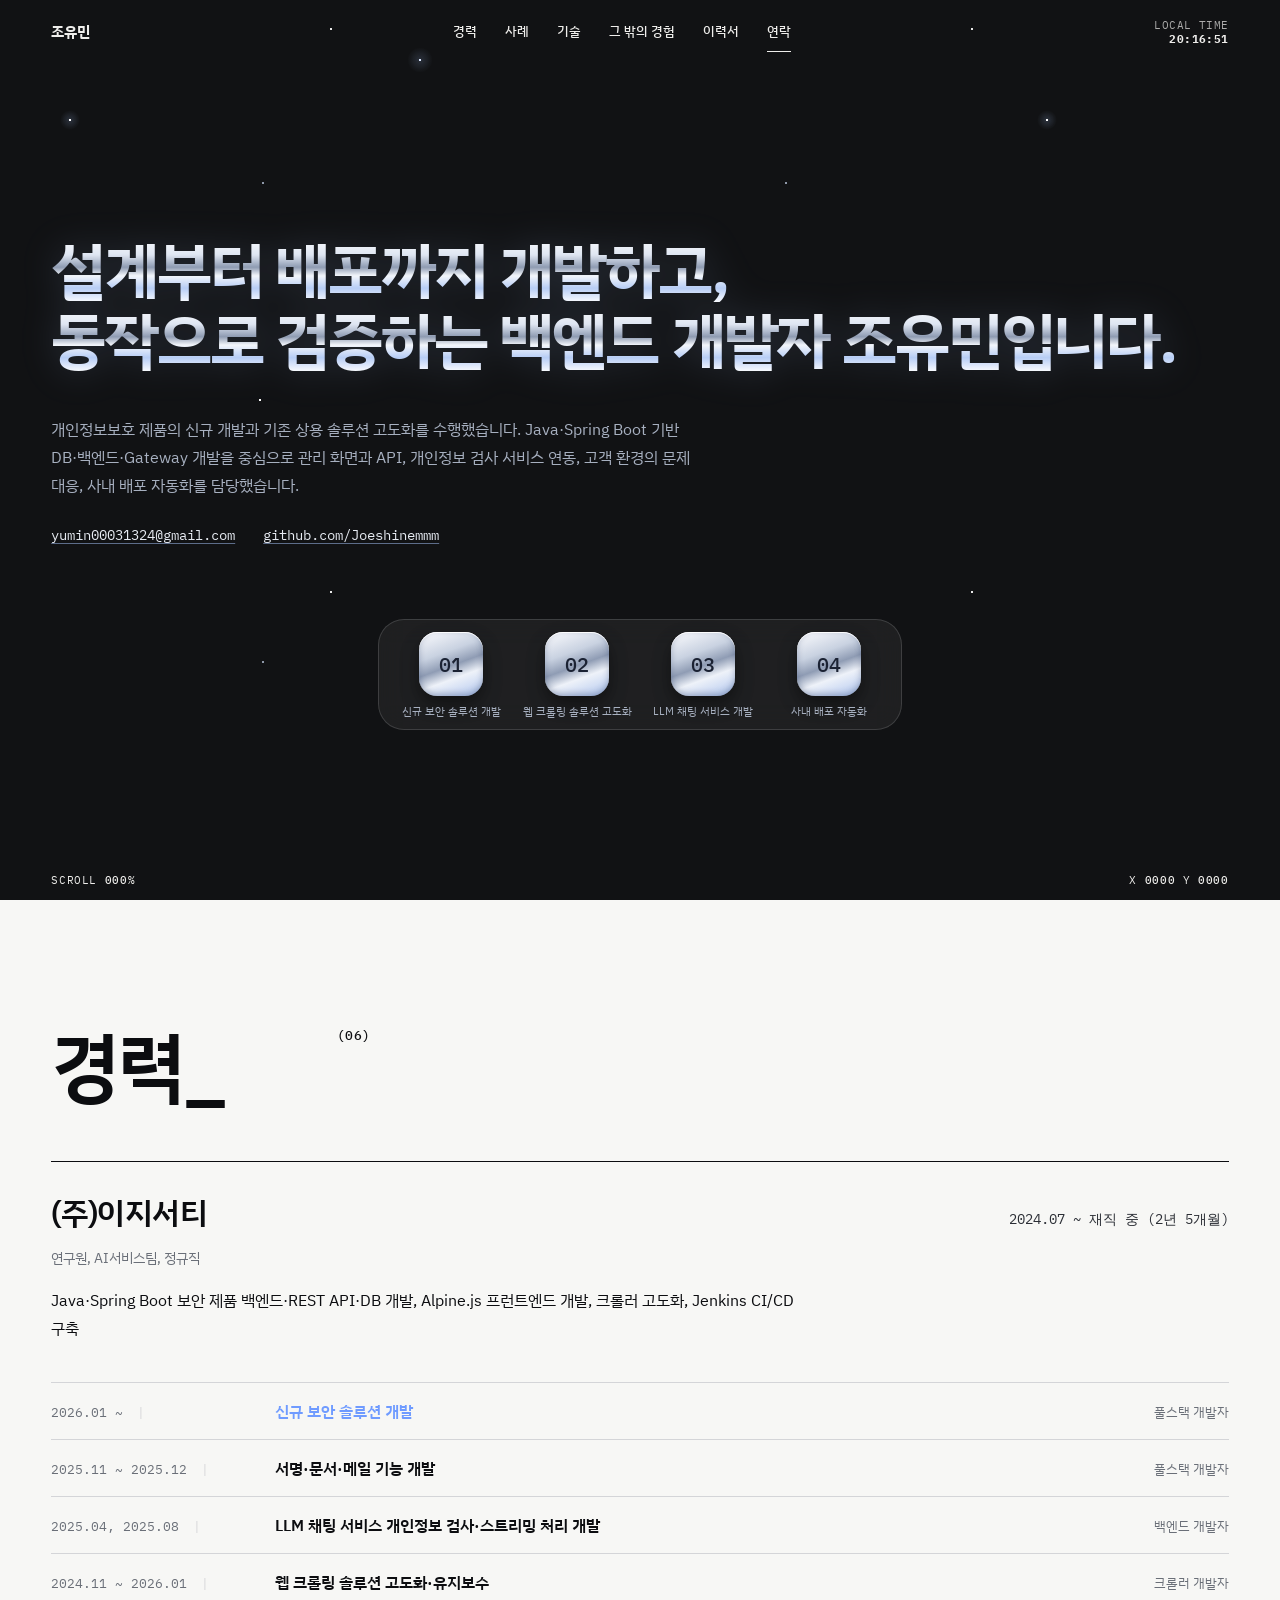
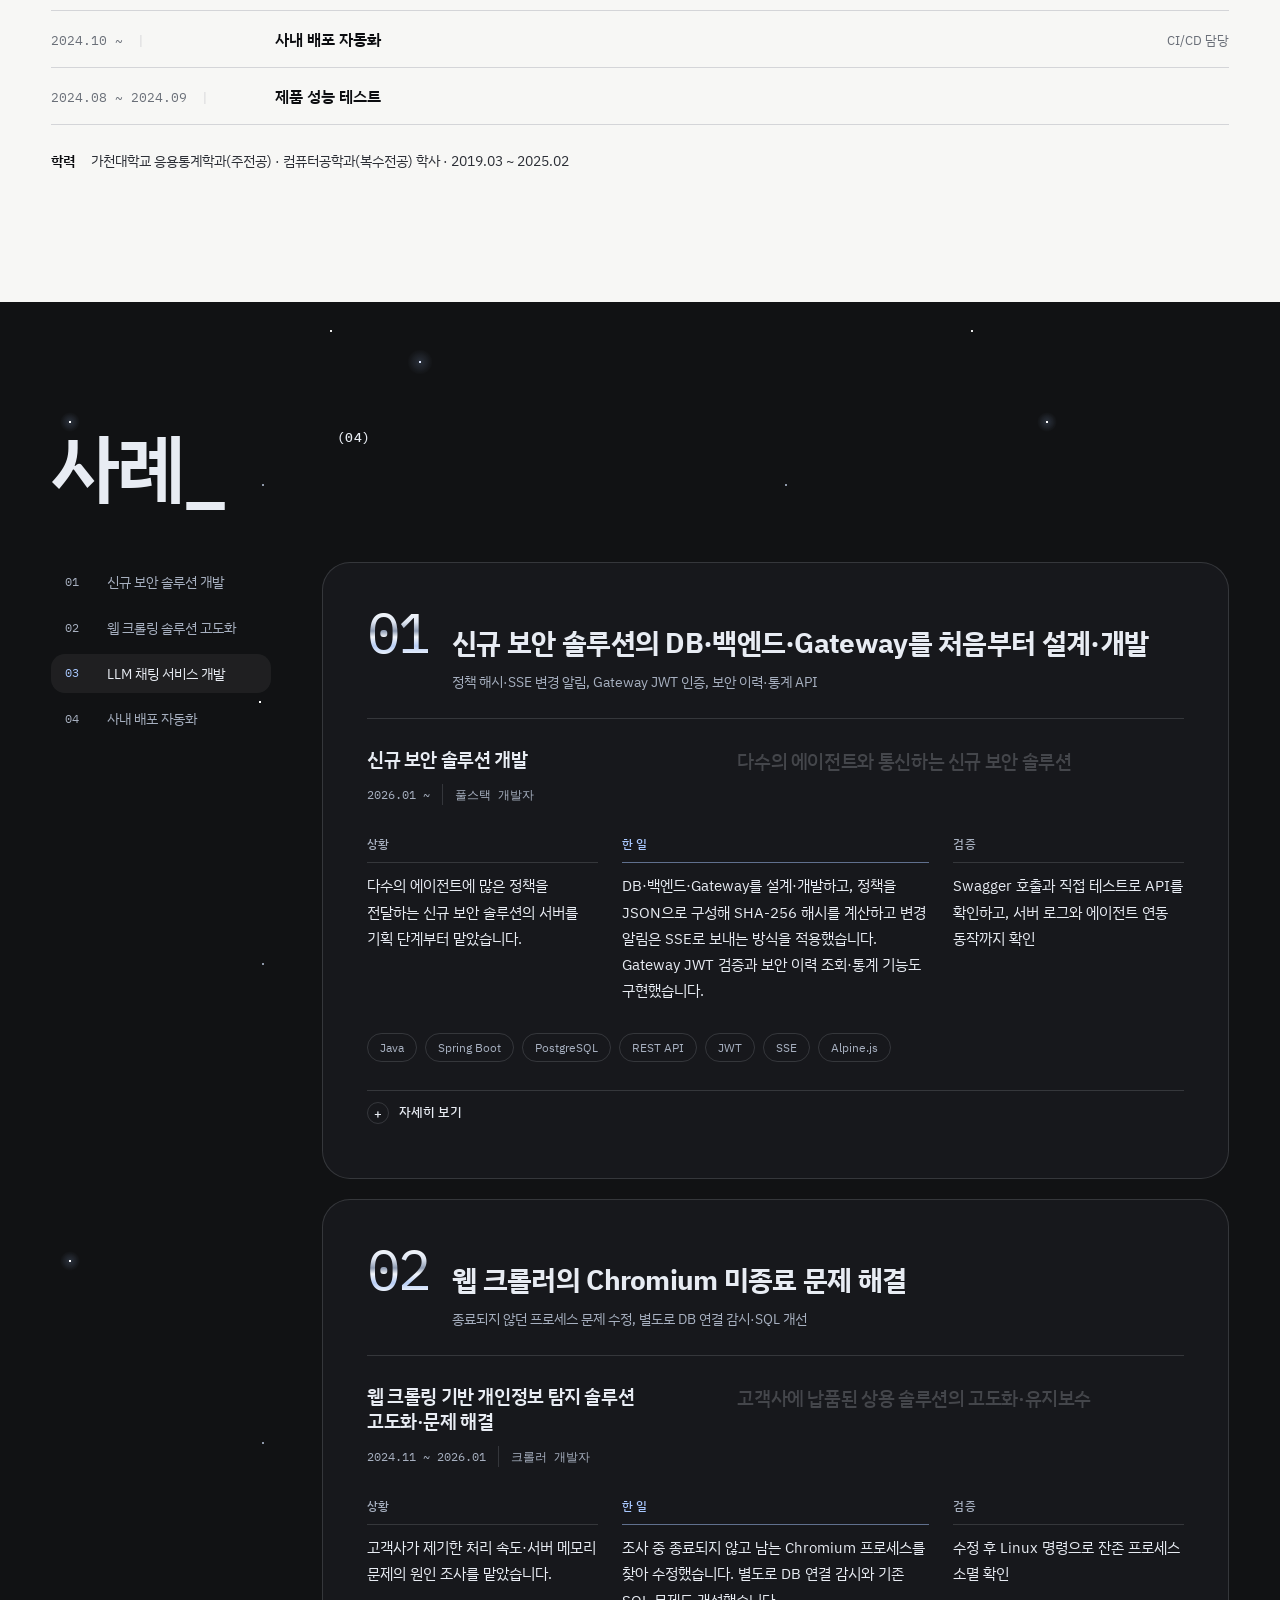
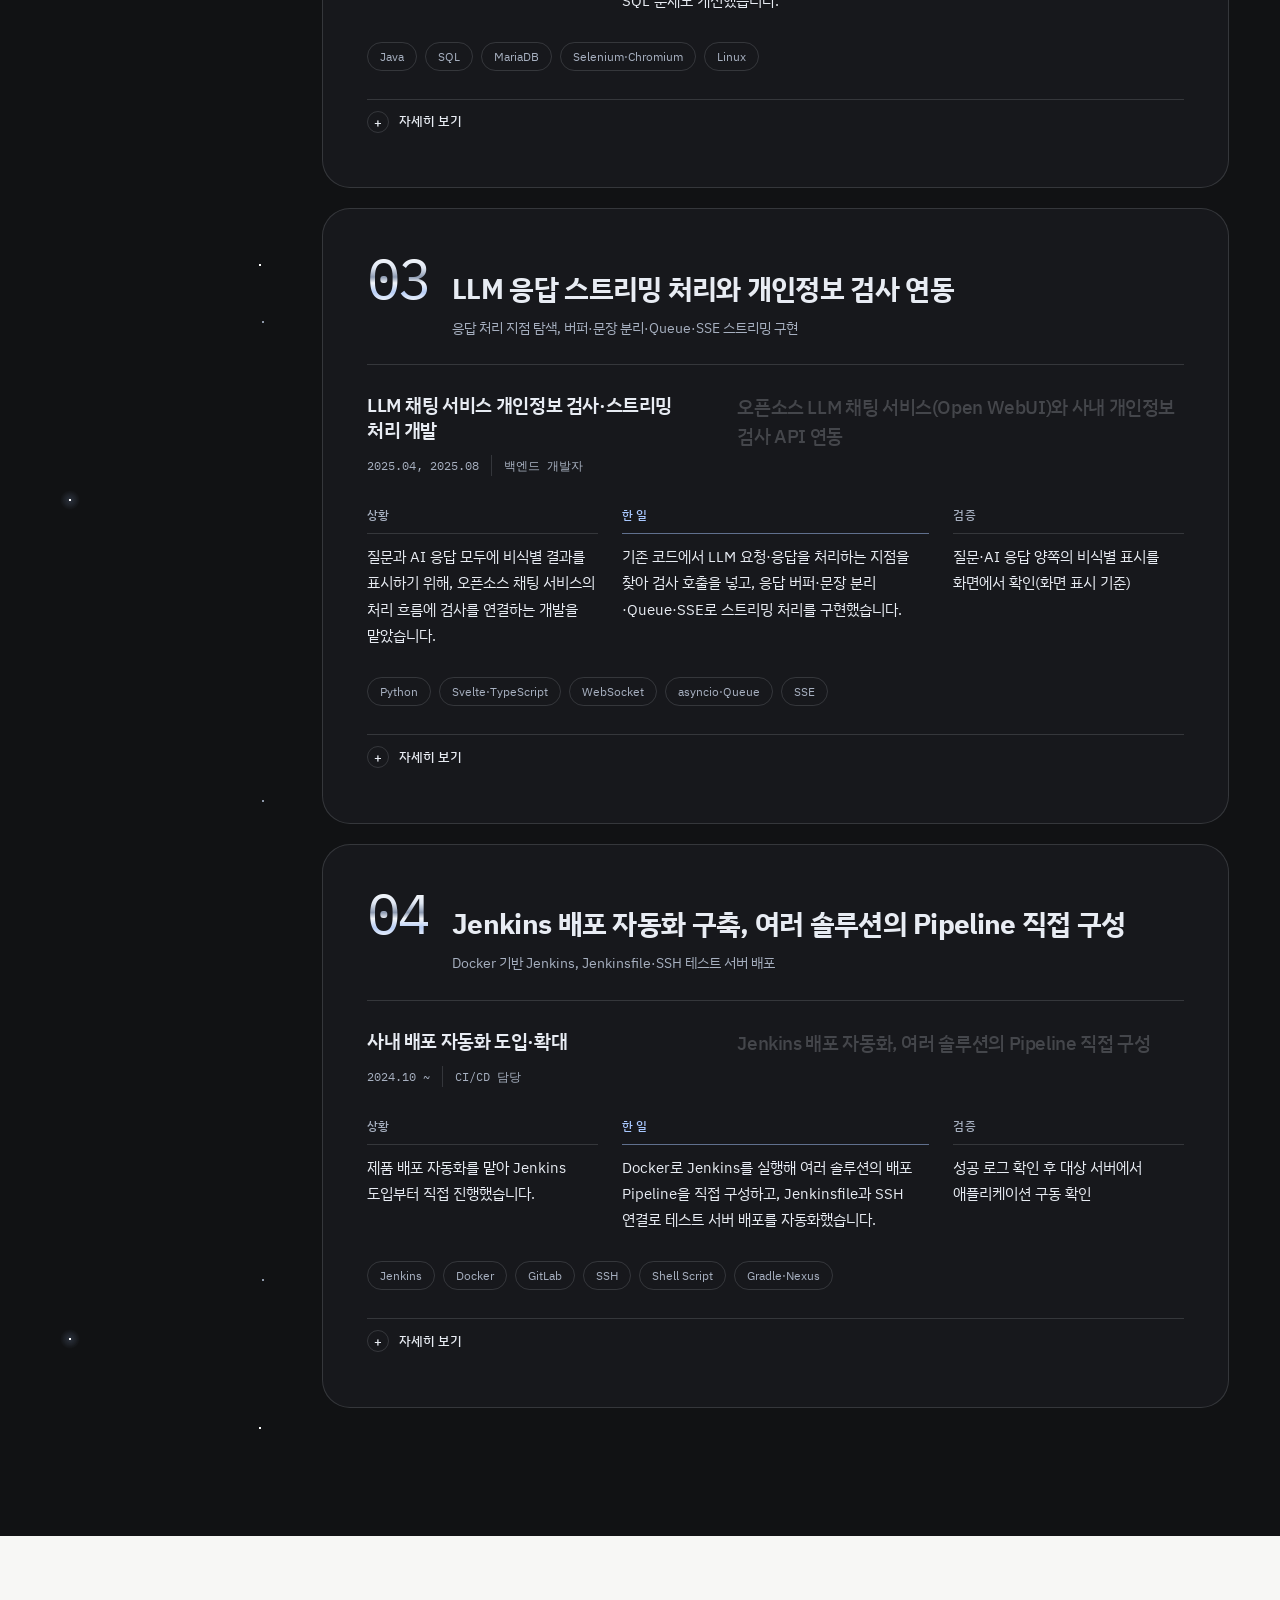
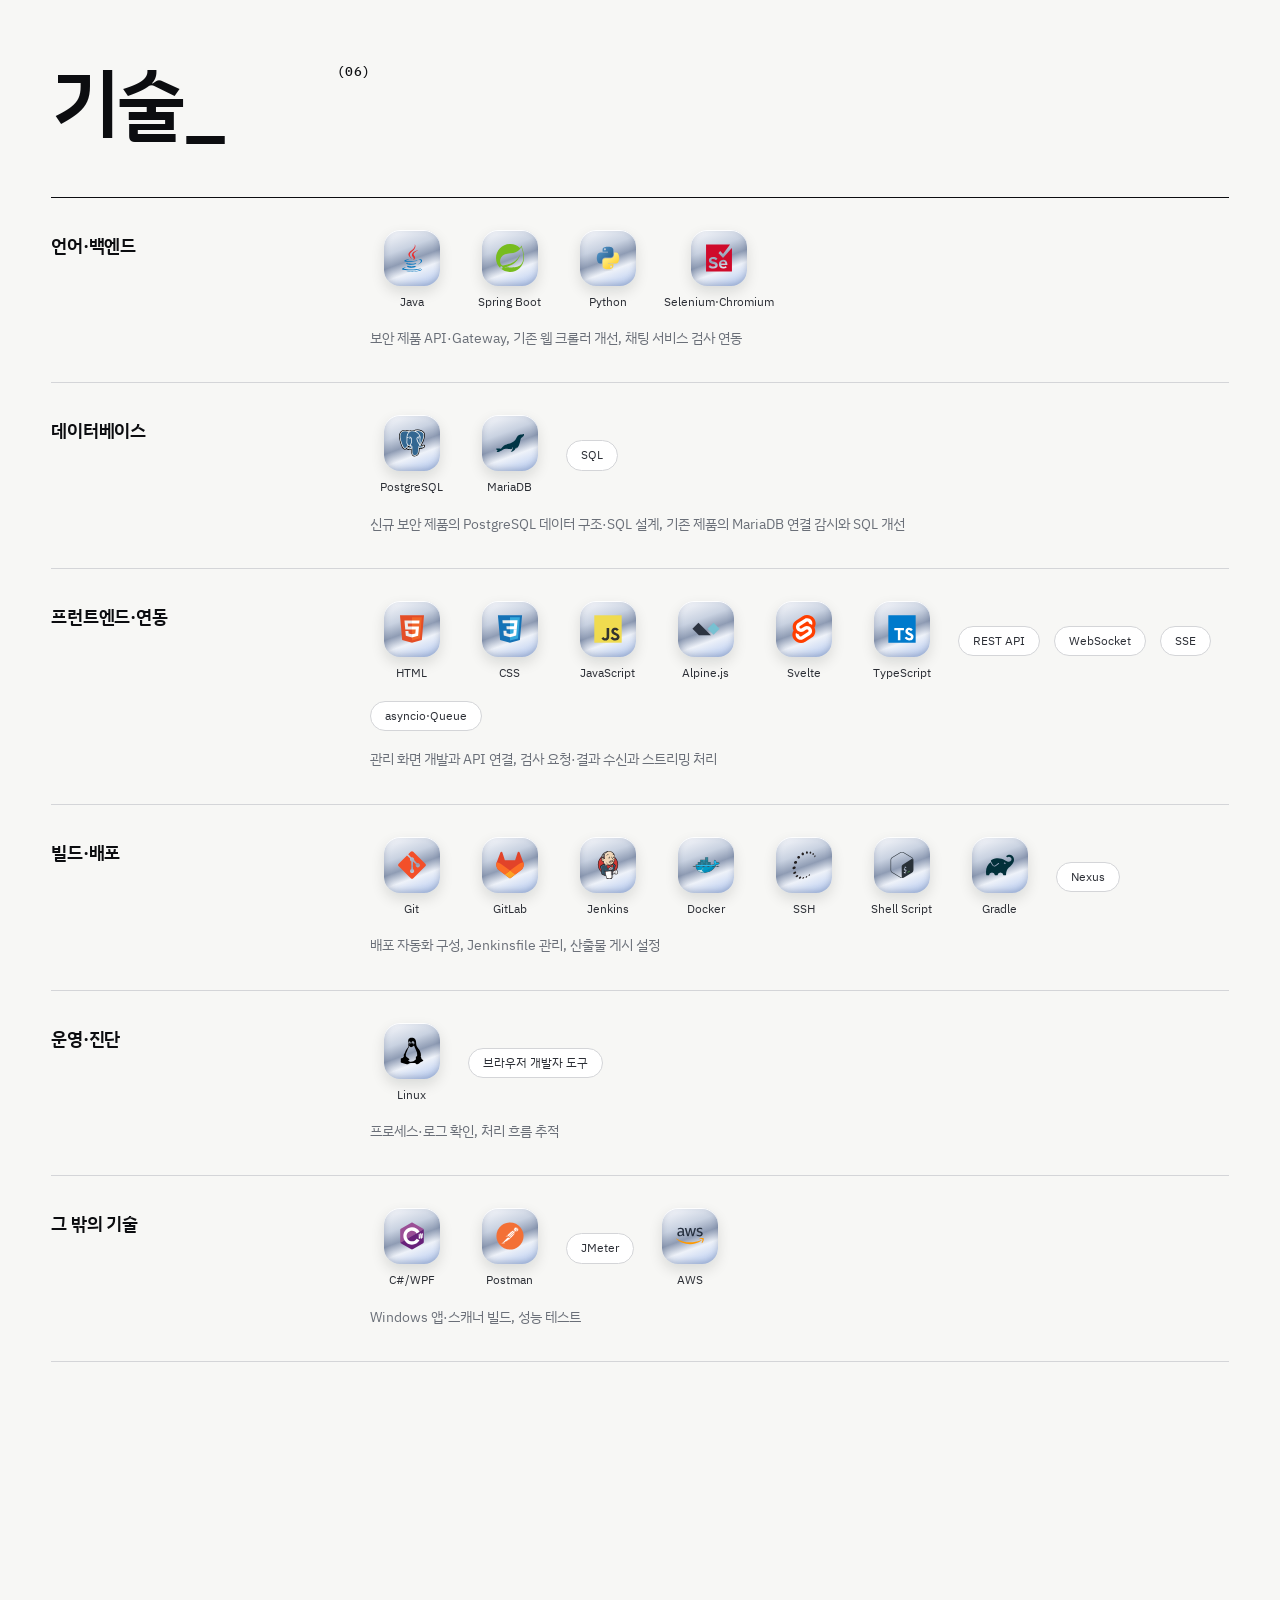
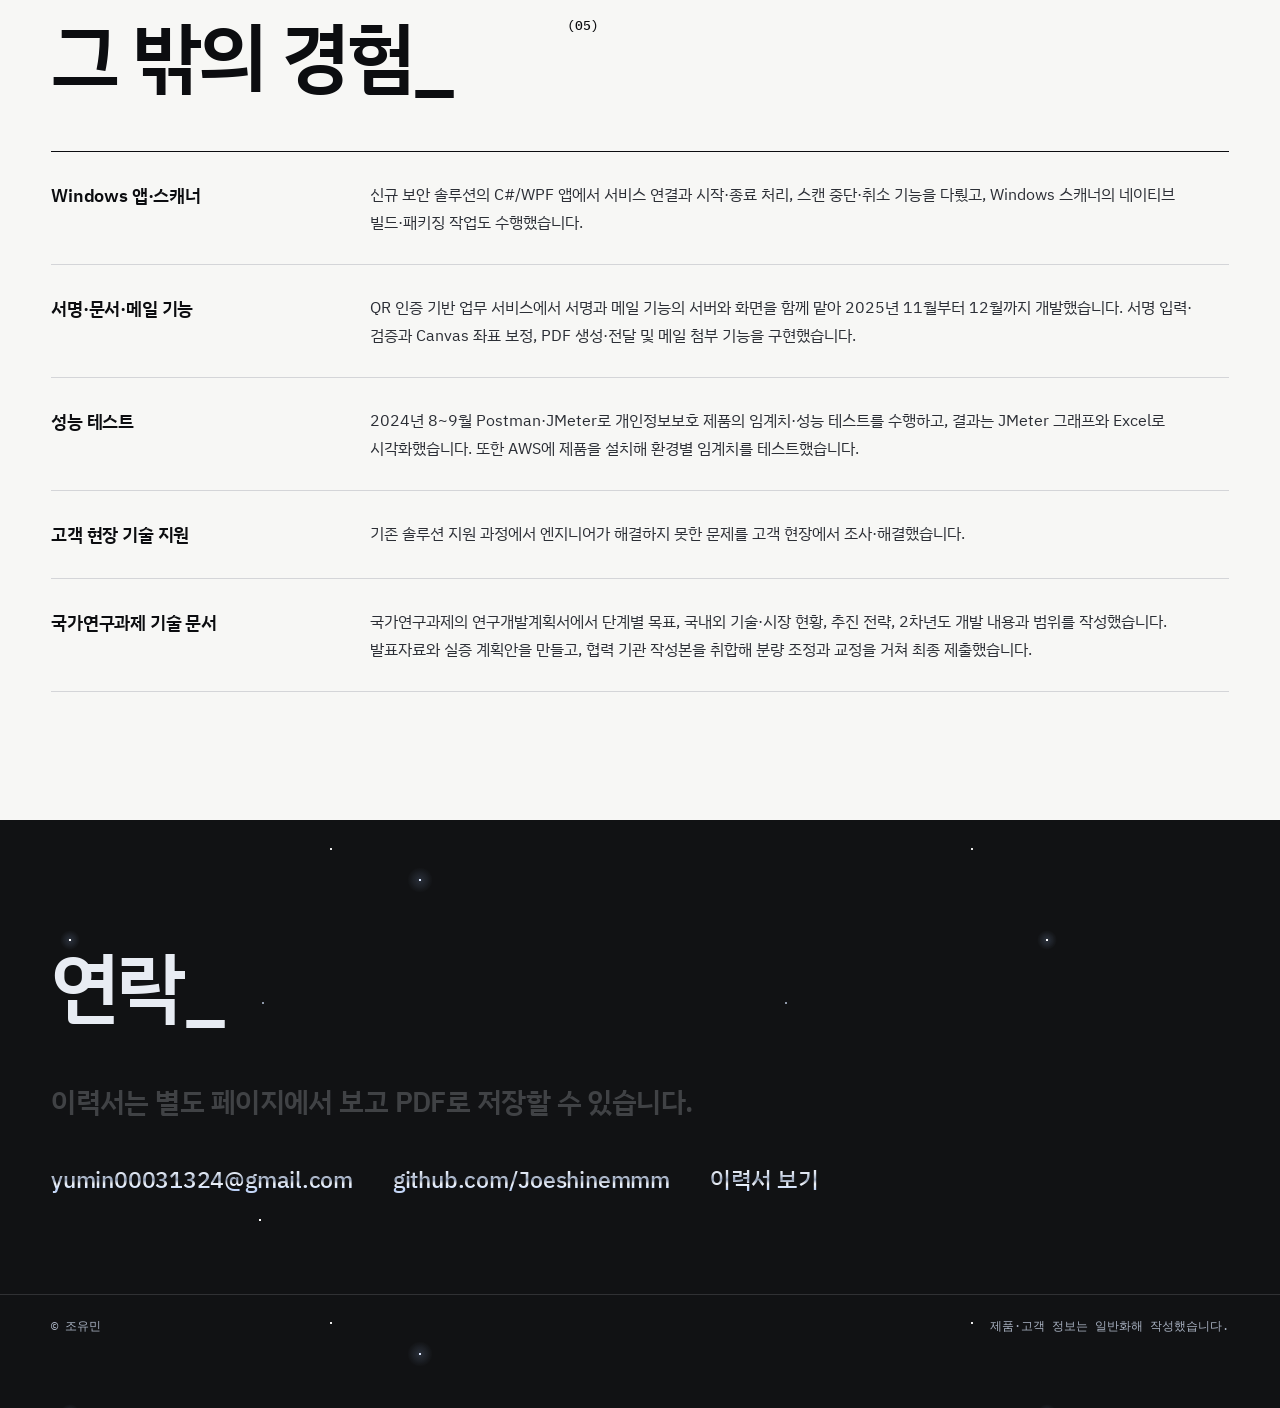
<file: index.html>
<!doctype html>
<html lang="ko">
<head>
  <meta charset="utf-8">
  <meta name="viewport" content="width=device-width, initial-scale=1">
  <title>조유민 — 포트폴리오</title>
  <meta name="description" content="설계부터 연동과 배포까지 개발하고, 실제 동작으로 검증하는 백엔드 개발자 조유민의 포트폴리오">
  <meta property="og:type" content="website">
  <meta property="og:title" content="조유민 — 포트폴리오">
  <meta property="og:description" content="설계부터 연동과 배포까지 개발하고, 실제 동작으로 검증하는 백엔드 개발자 조유민입니다.">
  <meta property="og:url" content="https://joeshinemmm.github.io/">
  <meta property="og:image" content="https://joeshinemmm.github.io/assets/og-image.png">
  <meta property="og:image:width" content="1200">
  <meta property="og:image:height" content="630">
  <meta property="og:image:alt" content="조유민 · 백엔드 개발자">
  <meta name="twitter:card" content="summary_large_image">
  <link rel="canonical" href="https://joeshinemmm.github.io/">
  <link rel="icon" href="assets/favicon.svg" type="image/svg+xml">
  <link rel="preconnect" href="https://fonts.googleapis.com">
  <link rel="preconnect" href="https://fonts.gstatic.com" crossorigin>
  <link rel="stylesheet" href="https://fonts.googleapis.com/css2?family=IBM+Plex+Mono:wght@400;500&family=IBM+Plex+Sans+KR:wght@400;500;600;700&display=swap">
  <link rel="stylesheet" href="assets/site.css?v=20261111f">
  <script>document.documentElement.classList.add('js');</script>
  <script>if (window.matchMedia('(prefers-reduced-motion: no-preference)').matches) document.documentElement.classList.add('motion');</script>
  <script src="assets/motion.js?v=20261028d" defer></script>
  <script src="assets/site.js?v=20261111f" defer></script>
</head>
<body class="theme-dark">
  <a class="skip" href="#main">본문으로 건너뛰기</a>

  <header class="nav">
    <div class="container">
      <a class="brand" href="#top">조유민</a>
      <nav aria-label="섹션">
        <ul>
          <li><a class="link" href="#career">경력</a></li>
          <li><a class="link" href="#cases">사례</a></li>
          <li><a class="link" href="#skills">기술</a></li>
          <li><a class="link" href="#others">그 밖의 경험</a></li>
          <li><a class="link" href="resume.html">이력서</a></li>
          <li><a class="link" href="#contact">연락</a></li>
        </ul>
      </nav>
      <p class="clock" aria-hidden="true"><span>LOCAL TIME</span> <b data-clock>--:--:--</b></p>
    </div>
  </header>

  <main id="main">
    <section class="hero space" id="top">
      <div class="container hero-grid">
        <div class="hero-text">
          <h1 class="chrome"><span class="ph">설계부터 배포까지 개발하고,</span> <span class="ph">동작으로 검증하는 백엔드 개발자 <span class="nowrap">조유민입니다.</span></span></h1>
          <p class="lead">개인정보보호 제품의 신규 개발과 기존 상용 솔루션 고도화를 수행했습니다. Java·Spring Boot 기반 DB·백엔드·Gateway 개발을 중심으로 관리 화면과 API, 개인정보 검사 서비스 연동, 고객 환경의 문제 대응, 사내 배포 자동화를 담당했습니다.</p>
          <p class="links"><a href="mailto:yumin00031324@gmail.com">yumin00031324@gmail.com</a><a href="https://github.com/Joeshinemmm">github.com/Joeshinemmm</a></p>
        </div>
        <nav class="dock" aria-label="사례 바로 보기">
          <a class="tile" href="#case-security"><span class="tile-face" aria-hidden="true">01</span><span class="tile-name">신규 보안 솔루션 개발</span></a>
          <a class="tile" href="#case-crawler"><span class="tile-face" aria-hidden="true">02</span><span class="tile-name">웹 크롤링 솔루션 고도화</span></a>
          <a class="tile" href="#case-llm"><span class="tile-face" aria-hidden="true">03</span><span class="tile-name">LLM 채팅 서비스 개발</span></a>
          <a class="tile" href="#case-cicd"><span class="tile-face" aria-hidden="true">04</span><span class="tile-name">사내 배포 자동화</span></a>
        </nav>
      </div>
    </section>

    <section class="section" id="career">
      <div class="container">
        <h2 data-count="06">경력</h2>
        <div class="career">
          <div class="career-head">
            <h3>(주)이지서티</h3>
            <p class="tenure">2024.07 ~ 재직 중 <span>(<span data-since="2024-07">2년 3개월</span>)</span></p>
          </div>
          <p class="role">연구원, AI서비스팀, 정규직</p>
          <p class="sum">Java·Spring Boot 보안 제품 백엔드·REST API·DB 개발, Alpine.js 프런트엔드 개발, 크롤러 고도화, Jenkins CI/CD 구축</p>
          <ol class="timeline">
            <li class="now" style="--r:5"><span class="t-when">2026.01 ~</span><span class="t-what"><a href="#case-security">신규 보안 솔루션 개발</a></span><span class="t-role">풀스택 개발자</span></li>
            <li style="--r:4"><span class="t-when">2025.11 ~ 2025.12</span><span class="t-what"><a href="#others">서명·문서·메일 기능 개발</a></span><span class="t-role">풀스택 개발자</span></li>
            <li style="--r:3"><span class="t-when">2025.04, 2025.08</span><span class="t-what"><a href="#case-llm">LLM 채팅 서비스 개인정보 검사·스트리밍 처리 개발</a></span><span class="t-role">백엔드 개발자</span></li>
            <li style="--r:2"><span class="t-when">2024.11 ~ 2026.01</span><span class="t-what"><a href="#case-crawler">웹 크롤링 솔루션 고도화·유지보수</a></span><span class="t-role">크롤러 개발자</span></li>
            <li style="--r:1"><span class="t-when">2024.10 ~</span><span class="t-what"><a href="#case-cicd">사내 배포 자동화</a></span><span class="t-role">CI/CD 담당</span></li>
            <li style="--r:0"><span class="t-when">2024.08 ~ 2024.09</span><span class="t-what"><a href="#others">제품 성능 테스트</a></span><span class="t-role"></span></li>
          </ol>
          <p class="edu"><span>학력</span>가천대학교 응용통계학과(주전공) · 컴퓨터공학과(복수전공) 학사 · 2019.03 ~ 2025.02</p>
        </div>
      </div>
    </section>

    <section class="section space" id="cases">
      <div class="container">
        <h2 data-count="04">사례</h2>
        <div class="cases-layout">
          <nav class="case-index" aria-label="사례 목차">
            <ol>
            <li><a href="#case-security">신규 보안 솔루션 개발</a></li>
            <li><a href="#case-crawler">웹 크롤링 솔루션 고도화</a></li>
            <li><a href="#case-llm">LLM 채팅 서비스 개발</a></li>
            <li><a href="#case-cicd">사내 배포 자동화</a></li>
            </ol>
          </nav>
          <div class="cases">

          <article class="case" id="case-security">
            <p class="case-lead"><strong>신규 보안 솔루션의 DB·백엔드·Gateway를 처음부터 설계·개발</strong><span class="how">정책 해시·SSE 변경 알림, Gateway JWT 인증, 보안 이력·통계 API</span></p>
            <div class="case-head">
              <h3>신규 보안 솔루션 개발</h3>
              <p class="case-meta">2026.01 ~<span class="sep" aria-hidden="true"></span>풀스택 개발자</p>
            </div>
            <p class="context" data-lit>다수의 에이전트와 통신하는 신규 보안 솔루션</p>
            <div class="facets">
              <div class="facet"><h4>상황</h4><p>다수의 에이전트에 많은 정책을 전달하는 신규 보안 솔루션의 서버를 기획 단계부터 맡았습니다.</p></div>
              <div class="facet key"><h4>한 일</h4><p>DB·백엔드·Gateway를 설계·개발하고, 정책을 JSON으로 구성해 SHA-256 해시를 계산하고 변경 알림은 SSE로 보내는 방식을 적용했습니다. Gateway JWT 검증과 보안 이력 조회·통계 기능도 구현했습니다.</p></div>
              <div class="facet"><h4>검증</h4><p>Swagger 호출과 직접 테스트로 API를 확인하고, 서버 로그와 에이전트 연동 동작까지 확인</p></div>
            </div>
            <p class="tags"><span>Java</span><span>Spring Boot</span><span>PostgreSQL</span><span>REST API</span><span>JWT</span><span>SSE</span><span>Alpine.js</span></p>
            <details>
              <summary>자세히 보기</summary>
              <div class="more">
                <div><h4>시기</h4><p>2026년 1월 설계, 2월 본격 개발</p></div>
                <div><h4>배경</h4><p>다수의 에이전트와 통신하는 신규 보안 솔루션의 서버를 초기 기획 단계부터 맡아 개발하고 있습니다.</p></div>
                <div><h4>맡은 일</h4><p>초기 기획에 참여하고 DB·백엔드·Gateway를 처음부터 설계·개발했습니다. 초기 React 화면은 프런트엔드 개발자가 담당했고 저는 연동을 지원했습니다. 이후 Alpine.js 관리 화면은 기존 UI 개발자와 협업해 개발했습니다. 현재는 서버와 관리 화면 개발을 함께 맡고 있습니다.</p></div>
                <div><h4>문제와 접근</h4>
                  <ul>
                    <li><b>정책 동기화:</b> 많은 정책과 에이전트 사이의 통신을 가볍게 구성하고 방화벽 제약을 고려하기 위해, 정책을 JSON으로 구성해 SHA-256 해시를 계산하는 방식과 SSE 연결을 적용했습니다. 해시 생성과 정책 변경 알림은 별도 흐름으로 구현했습니다.</li>
                    <li><b>인증 처리:</b> Gateway에서 JWT 검증과 인증 실패 응답을 처리하고, 서버가 참조하는 연동 주소를 환경 설정으로 분리했습니다.</li>
                    <li><b>관리 기능:</b> 조직 계층을 반영한 자산번호 일괄 부여 기능과, 보안 이력의 검색·조회 조건을 서버 처리와 연결하는 REST API, 보안 통계 집계·Excel 다운로드 기능을 구현했습니다.</li>
                  </ul>
                </div>
                <div><h4>검증</h4><p>Swagger로 API를 호출하거나 직접 테스트하며 동작을 확인하고, 서버의 정상 로그를 확인했습니다. 에이전트와 주고받는 정책 통신은 에이전트 개발자와 함께 점검했고, 오류가 생기면 서버와 에이전트 양쪽 로그를 보며 디버깅했습니다.</p></div>
                <div><h4>배운 점</h4><p>서버를 처음부터 맡아 설계·개발하며 쌓은 기술과 시행착오가, 이후 개발에서 설계 기준이 되었습니다.</p></div>
              </div>
            </details>
          </article>

          <article class="case" id="case-crawler">
            <p class="case-lead"><strong>웹 크롤러의 Chromium 미종료 문제 해결</strong><span class="how">종료되지 않던 프로세스 문제 수정, 별도로 DB 연결 감시·SQL 개선</span></p>
            <div class="case-head">
              <h3>웹 크롤링 기반 개인정보 탐지 솔루션 고도화·문제 해결</h3>
              <p class="case-meta">2024.11 ~ 2026.01<span class="sep" aria-hidden="true"></span>크롤러 개발자</p>
            </div>
            <p class="context" data-lit>고객사에 납품된 상용 솔루션의 고도화·유지보수</p>
            <div class="facets">
              <div class="facet"><h4>상황</h4><p>고객사가 제기한 처리 속도·서버 메모리 문제의 원인 조사를 맡았습니다.</p></div>
              <div class="facet key"><h4>한 일</h4><p>조사 중 종료되지 않고 남는 Chromium 프로세스를 찾아 수정했습니다. 별도로 DB 연결 감시와 기존 SQL 문제도 개선했습니다.</p></div>
              <div class="facet"><h4>검증</h4><p>수정 후 Linux 명령으로 잔존 프로세스 소멸 확인</p></div>
            </div>
            <p class="tags"><span>Java</span><span>SQL</span><span>MariaDB</span><span>Selenium·Chromium</span><span>Linux</span></p>
            <details>
              <summary>자세히 보기</summary>
              <div class="more">
                <div><h4>시기</h4><p>2024년 11월 ~ 2026년 1월 고도화·유지보수, 이후 오류 대응 지원</p></div>
                <div><h4>배경</h4><p>고객사에 이미 판매·납품된 웹 크롤링 기반 개인정보 탐지 솔루션의 유지보수와 고도화를 담당했습니다. 기존 코드와 크롤러 구조를 분석하고, 고객 요청에 따른 기능 변경과 동적 페이지 수집 처리를 개선했습니다.</p></div>
                <div><h4>문제와 접근</h4>
                  <ul>
                    <li><b>브라우저 프로세스 미종료:</b> 담당 엔지니어가 전달한 고객의 처리 속도·서버 메모리 문제를 조사하던 중, 종료되지 않고 남아 있는 Chromium 프로세스를 찾아 수정했습니다.</li>
                    <li><b>DB 연결 감시:</b> 애플리케이션 로그와 웹 요청·응답을 관찰하며 DB 연결·감시 문제를 조사하고 개선했습니다. 구현에는 DB 연결 사용률에 따른 작업 일시정지·재개, 점검 간격과 자원 정리 처리가 포함됩니다.</li>
                    <li><b>SQL 개선:</b> 기존 SQL 쿼리의 문제를 분석·수정해 정상화했습니다.</li>
                  </ul>
                </div>
                <div><h4>검증</h4>
                  <ul>
                    <li>수정 후 Linux 프로세스 확인 명령으로 잔존 Chromium 프로세스가 사라진 것을 확인했습니다.</li>
                    <li>DB 연결 사용률이 일정 비율 이상일 때 작업이 일시정지하는 것을 로그로 확인했습니다.</li>
                  </ul>
                </div>
                <div><h4>배운 점</h4><p>기존 코드에서 쿼리 오류와 예외 처리·기본 기능 확인이 부족한 부분을 보완하면서, 예외 상황과 기본 동작을 직접 확인하는 것을 기본으로 삼게 되었습니다.</p></div>
              </div>
            </details>
          </article>

          <article class="case" id="case-llm">
            <p class="case-lead"><strong>LLM 응답 스트리밍 처리와 개인정보 검사 연동</strong><span class="how">응답 처리 지점 탐색, 버퍼·문장 분리·Queue·SSE 스트리밍 구현</span></p>
            <div class="case-head">
              <h3>LLM 채팅 서비스 개인정보 검사·스트리밍 처리 개발</h3>
              <p class="case-meta">2025.04, 2025.08<span class="sep" aria-hidden="true"></span>백엔드 개발자</p>
            </div>
            <p class="context" data-lit>오픈소스 LLM 채팅 서비스(Open WebUI)와 사내 개인정보 검사 API 연동</p>
            <div class="facets">
              <div class="facet"><h4>상황</h4><p>질문과 AI 응답 모두에 비식별 결과를 표시하기 위해, 오픈소스 채팅 서비스의 처리 흐름에 검사를 연결하는 개발을 맡았습니다.</p></div>
              <div class="facet key"><h4>한 일</h4><p>기존 코드에서 LLM 요청·응답을 처리하는 지점을 찾아 검사 호출을 넣고, 응답 버퍼·문장 분리·Queue·SSE로 스트리밍 처리를 구현했습니다.</p></div>
              <div class="facet"><h4>검증</h4><p>질문·AI 응답 양쪽의 비식별 표시를 화면에서 확인(화면 표시 기준)</p></div>
            </div>
            <p class="tags"><span>Python</span><span>Svelte·TypeScript</span><span>WebSocket</span><span>asyncio·Queue</span><span>SSE</span></p>
            <details>
              <summary>자세히 보기</summary>
              <div class="more">
                <div><h4>시기</h4><p>2025년 4월 집중 개발, 2025년 8월 스트리밍 처리 재개발</p></div>
                <div><h4>배경</h4><p>오픈소스 LLM 채팅 서비스(Open WebUI)에 사내 개인정보 검사 API를 연결해, 사용자 질문과 AI 응답에 비식별 결과를 표시하는 작업이었습니다.</p></div>
                <div><h4>접근</h4><p>코드에 로그를 추가하고 실제 웹을 실행해 개발자 도구로 요청·응답 흐름을 추적하며 호출 지점을 찾았습니다. 초기 HTTP 호출을 WebSocket 기반 검사 요청·결과 수신으로 바꾸고, 화면에서는 원본 메시지와 표시용 비식별 결과를 구분해 처리했습니다. 8월에는 응답을 모아 완료 후 검사하던 기존 흐름을 스트리밍 방식으로 전환하며, 응답 버퍼와 문장 분리, asyncio 수신 태스크·Queue를 이용한 결과 전달, SSE 형식 재구성을 구현했습니다.</p></div>
                <div><h4>표시 흐름</h4>
                  <div class="flow">
                    <div><p class="lane">질문</p><ol><li style="--i:0">사용자 질문</li><li class="arrow" aria-hidden="true">→</li><li style="--i:1">사내 검사 API</li><li class="arrow" aria-hidden="true">→</li><li style="--i:2" class="end">비식별 결과 표시</li></ol></div>
                    <div><p class="lane">AI 응답 (후속 스트리밍 처리)</p><ol><li style="--i:0">응답 버퍼·문장 분리</li><li class="arrow" aria-hidden="true">→</li><li style="--i:1">사내 검사 API</li><li class="arrow" aria-hidden="true">→</li><li style="--i:2">Queue로 결과 전달</li><li class="arrow" aria-hidden="true">→</li><li style="--i:3" class="end">SSE 형식으로 비식별 결과 표시</li></ol></div>
                    <p class="note">흐름 설명용 그림입니다. 화면 표시 기준이며, 모델에 전달되는 원문의 처리 여부를 나타내지 않습니다.</p>
                  </div>
                </div>
                <div><h4>검증</h4><p>개인정보가 포함된 질문을 실제로 입력해, 질문과 AI 응답 양쪽에 비식별 결과가 표시되는 것을 화면에서 확인했습니다. 이 확인은 화면 표시 기준이며, 모델에 전달되는 원문이나 저장 데이터의 처리 검증과는 별개입니다.</p></div>
                <div><h4>배운 점</h4><p>오랜만에 쓰는 Python과 처음 접한 Svelte로 된 코드였지만, 로그를 추가하고 실제로 실행하며 흐름을 따라가는 과정에서 디버깅의 중요성을 체감했습니다.</p></div>
              </div>
            </details>
          </article>

          <article class="case" id="case-cicd">
            <p class="case-lead"><strong>Jenkins 배포 자동화 구축, 여러 솔루션의 Pipeline 직접 구성</strong><span class="how">Docker 기반 Jenkins, Jenkinsfile·SSH 테스트 서버 배포</span></p>
            <div class="case-head">
              <h3>사내 배포 자동화 도입·확대</h3>
              <p class="case-meta">2024.10 ~<span class="sep" aria-hidden="true"></span>CI/CD 담당</p>
            </div>
            <p class="context" data-lit>Jenkins 배포 자동화, 여러 솔루션의 Pipeline 직접 구성</p>
            <div class="facets">
              <div class="facet"><h4>상황</h4><p>제품 배포 자동화를 맡아 Jenkins 도입부터 직접 진행했습니다.</p></div>
              <div class="facet key"><h4>한 일</h4><p>Docker로 Jenkins를 실행해 여러 솔루션의 배포 Pipeline을 직접 구성하고, Jenkinsfile과 SSH 연결로 테스트 서버 배포를 자동화했습니다.</p></div>
              <div class="facet"><h4>검증</h4><p>성공 로그 확인 후 대상 서버에서 애플리케이션 구동 확인</p></div>
            </div>
            <p class="tags"><span>Jenkins</span><span>Docker</span><span>GitLab</span><span>SSH</span><span>Shell Script</span><span>Gradle·Nexus</span></p>
            <details>
              <summary>자세히 보기</summary>
              <div class="more">
                <div><h4>시기</h4><p>2024년 10월부터 담당</p></div>
                <div><h4>배경</h4><p>팀장의 요청을 계기로 제품 배포 자동화를 맡아, Jenkins 도입부터 진행했습니다.</p></div>
                <div><h4>맡은 일과 접근</h4>
                  <ul>
                    <li>Docker로 Jenkins를 실행하고, 처음 다루는 도구였지만 AI 도구를 활용해 익히며, 담당하던 기존 솔루션부터 차례로 Pipeline과 설정을 직접 구성했습니다.</li>
                    <li>다른 제품 담당자들에게 JAR·WAR를 직접 빌드해 올리는 것보다 편리하고 여러 작업을 지원한다는 점을 설명하며 도입을 도왔습니다.</li>
                    <li>Jenkinsfile을 작성해 GitLab에서 관리하고, Jenkins의 SSH 연결을 프로젝트 설정에 적용해 테스트 서버 배포와 환경 설정을 자동화했습니다.</li>
                    <li>이후 빌드 산출물의 서버 전달과 보관 전송을 구성하고, 이후 신규 보안 솔루션에서는 Jenkinsfile의 환경 설정 경로와 브랜치 설정을 수정했습니다. 기존 Nexus 서버를 활용할 수 있도록 Gradle 산출물 게시 설정도 구성했습니다.</li>
                  </ul>
                </div>
                <div><h4>배포 흐름</h4>
                  <div class="flow">
                    <div><ol><li style="--i:0">GitLab의 Jenkinsfile</li><li class="arrow" aria-hidden="true">→</li><li style="--i:1">Jenkins(Docker)</li><li class="arrow" aria-hidden="true">→</li><li style="--i:2">빌드</li><li class="arrow" aria-hidden="true">→</li><li style="--i:3">SSH 배포</li><li class="arrow" aria-hidden="true">→</li><li style="--i:4">테스트 서버</li><li class="arrow" aria-hidden="true">→</li><li style="--i:5" class="end">성공 로그·구동 확인</li></ol></div>
                    <p class="note">흐름 설명용 그림입니다. 서버 구성과 접속 설정은 표시하지 않습니다.</p>
                  </div>
                </div>
                <div><h4>검증</h4><p>Jenkins 성공 로그를 확인한 뒤 대상 서버에서 애플리케이션이 실제로 구동되는지 확인했습니다. 신규 보안 솔루션의 설정을 수정한 뒤에는 배포 테스트에서 정상 동작을 확인했습니다.</p></div>
              </div>
            </details>
          </article>

          </div>
        </div>
      </div>
    </section>

    <section class="section" id="skills">
      <div class="container">
        <h2 data-count="06">기술</h2>
        <div class="skills">
          <div class="skill">
            <h3>언어·백엔드</h3>
            <ul class="chips">
              <li class="chip"><i aria-hidden="true"><img src="assets/icons/java.svg" alt="" width="14" height="14"></i>Java</li>
              <li class="chip"><i aria-hidden="true"><img src="assets/icons/spring.svg" alt="" width="14" height="14"></i>Spring Boot</li>
              <li class="chip"><i aria-hidden="true"><img src="assets/icons/python.svg" alt="" width="14" height="14"></i>Python</li>
              <li class="chip"><i aria-hidden="true"><img src="assets/icons/selenium.svg" alt="" width="14" height="14"></i>Selenium·Chromium</li>
            </ul>
            <p class="used">보안 제품 API·Gateway, 기존 웹 크롤러 개선, 채팅 서비스 검사 연동</p>
          </div>
          <div class="skill">
            <h3>데이터베이스</h3>
            <ul class="chips">
              <li class="chip"><i aria-hidden="true"><img src="assets/icons/postgresql.svg" alt="" width="14" height="14"></i>PostgreSQL</li>
              <li class="chip"><i aria-hidden="true"><img src="assets/icons/mariadb.svg" alt="" width="14" height="14"></i>MariaDB</li>
              <li class="chip"><i class="ico-generic" aria-hidden="true"></i>SQL</li>
            </ul>
            <p class="used">신규 보안 제품의 PostgreSQL 데이터 구조·SQL 설계, 기존 제품의 MariaDB 연결 감시와 SQL 개선</p>
          </div>
          <div class="skill">
            <h3>프런트엔드·연동</h3>
            <ul class="chips">
              <li class="chip"><i aria-hidden="true"><img src="assets/icons/html5.svg" alt="" width="14" height="14"></i>HTML</li>
              <li class="chip"><i aria-hidden="true"><img src="assets/icons/css3.svg" alt="" width="14" height="14"></i>CSS</li>
              <li class="chip"><i aria-hidden="true"><img src="assets/icons/javascript.svg" alt="" width="14" height="14"></i>JavaScript</li>
              <li class="chip"><i aria-hidden="true"><img src="assets/icons/alpinejs.svg" alt="" width="14" height="14"></i>Alpine.js</li>
              <li class="chip"><i aria-hidden="true"><img src="assets/icons/svelte.svg" alt="" width="14" height="14"></i>Svelte</li>
              <li class="chip"><i aria-hidden="true"><img src="assets/icons/typescript.svg" alt="" width="14" height="14"></i>TypeScript</li>
              <li class="chip"><i class="ico-generic" aria-hidden="true"></i>REST API</li>
              <li class="chip"><i class="ico-generic" aria-hidden="true"></i>WebSocket</li>
              <li class="chip"><i class="ico-generic" aria-hidden="true"></i>SSE</li>
              <li class="chip"><i class="ico-generic" aria-hidden="true"></i>asyncio·Queue</li>
            </ul>
            <p class="used">관리 화면 개발과 API 연결, 검사 요청·결과 수신과 스트리밍 처리</p>
          </div>
          <div class="skill">
            <h3>빌드·배포</h3>
            <ul class="chips">
              <li class="chip"><i aria-hidden="true"><img src="assets/icons/git.svg" alt="" width="14" height="14"></i>Git</li>
              <li class="chip"><i aria-hidden="true"><img src="assets/icons/gitlab.svg" alt="" width="14" height="14"></i>GitLab</li>
              <li class="chip"><i aria-hidden="true"><img src="assets/icons/jenkins.svg" alt="" width="14" height="14"></i>Jenkins</li>
              <li class="chip"><i aria-hidden="true"><img src="assets/icons/docker.svg" alt="" width="14" height="14"></i>Docker</li>
              <li class="chip"><i aria-hidden="true"><img src="assets/icons/ssh.svg" alt="" width="14" height="14"></i>SSH</li>
              <li class="chip"><i aria-hidden="true"><img src="assets/icons/bash.svg" alt="" width="14" height="14"></i>Shell Script</li>
              <li class="chip"><i aria-hidden="true"><img src="assets/icons/gradle.svg" alt="" width="14" height="14"></i>Gradle</li>
              <li class="chip"><i class="ico-generic" aria-hidden="true"></i>Nexus</li>
            </ul>
            <p class="used">배포 자동화 구성, Jenkinsfile 관리, 산출물 게시 설정</p>
          </div>
          <div class="skill">
            <h3>운영·진단</h3>
            <ul class="chips">
              <li class="chip"><i aria-hidden="true"><img src="assets/icons/linux.svg" alt="" width="14" height="14"></i>Linux</li>
              <li class="chip"><i class="ico-generic" aria-hidden="true"></i>브라우저 개발자 도구</li>
            </ul>
            <p class="used">프로세스·로그 확인, 처리 흐름 추적</p>
          </div>
          <div class="skill">
            <h3>그 밖의 기술</h3>
            <ul class="chips">
              <li class="chip"><i aria-hidden="true"><img src="assets/icons/csharp.svg" alt="" width="14" height="14"></i>C#/WPF</li>
              <li class="chip"><i aria-hidden="true"><img src="assets/icons/postman.svg" alt="" width="14" height="14"></i>Postman</li>
              <li class="chip"><i class="ico-generic" aria-hidden="true"></i>JMeter</li>
              <li class="chip"><i aria-hidden="true"><img src="assets/icons/amazonwebservices.svg" alt="" width="14" height="14"></i>AWS</li>
            </ul>
            <p class="used">Windows 앱·스캐너 빌드, 성능 테스트</p>
          </div>
        </div>
      </div>
    </section>

    <section class="section" id="others">
      <div class="container">
        <h2 data-count="05">그 밖의 경험</h2>
        <div class="others">
          <div class="other"><h3>Windows 앱·스캐너</h3><p>신규 보안 솔루션의 C#/WPF 앱에서 서비스 연결과 시작·종료 처리, 스캔 중단·취소 기능을 다뤘고, Windows 스캐너의 네이티브 빌드·패키징 작업도 수행했습니다.</p></div>
          <div class="other"><h3>서명·문서·메일 기능</h3><p>QR 인증 기반 업무 서비스에서 서명과 메일 기능의 서버와 화면을 함께 맡아 2025년 11월부터 12월까지 개발했습니다. 서명 입력·검증과 Canvas 좌표 보정, PDF 생성·전달 및 메일 첨부 기능을 구현했습니다.</p></div>
          <div class="other"><h3>성능 테스트</h3><p>2024년 8~9월 Postman·JMeter로 개인정보보호 제품의 임계치·성능 테스트를 수행하고, 결과는 JMeter 그래프와 Excel로 시각화했습니다. 또한 AWS에 제품을 설치해 환경별 임계치를 테스트했습니다.</p></div>
          <div class="other"><h3>고객 현장 기술 지원</h3><p>기존 솔루션 지원 과정에서 엔지니어가 해결하지 못한 문제를 고객 현장에서 조사·해결했습니다.</p></div>
          <div class="other"><h3>국가연구과제 기술 문서</h3><p>국가연구과제의 연구개발계획서에서 단계별 목표, 국내외 기술·시장 현황, 추진 전략, 2차년도 개발 내용과 범위를 작성했습니다. 발표자료와 실증 계획안을 만들고, 협력 기관 작성본을 취합해 분량 조정과 교정을 거쳐 최종 제출했습니다.</p></div>
        </div>
      </div>
    </section>

    <section class="section contact space" id="contact">
      <div class="container">
        <h2 class="tail">연락</h2>
        <p data-lit>이력서는 별도 페이지에서 보고 PDF로 저장할 수 있습니다.</p>
        <p class="links"><a href="mailto:yumin00031324@gmail.com">yumin00031324@gmail.com</a><a href="https://github.com/Joeshinemmm">github.com/Joeshinemmm</a><a href="resume.html">이력서 보기</a></p>
      </div>
    </section>
  </main>

  <footer class="footer space">
    <div class="container"><span>© 조유민</span><span>제품·고객 정보는 일반화해 작성했습니다.</span></div>
  </footer>

  <div class="hud" aria-hidden="true">
    <span>SCROLL <b data-scroll>000</b>%</span>
    <span>X <b data-x>0000</b> Y <b data-y>0000</b></span>
  </div>

  <script>
    document.querySelectorAll('[data-since]').forEach(function (el) {
      var p = el.getAttribute('data-since').split('-');
      var now = new Date();
      var months = (now.getFullYear() - Number(p[0])) * 12 + (now.getMonth() + 1 - Number(p[1]));
      if (months < 0) return;
      var y = Math.floor(months / 12), m = months % 12;
      el.textContent = ((y ? y + '년' : '') + (m ? ' ' + m + '개월' : '')).trim() || '0개월';
    });
  </script>
</body>
</html>
</file>
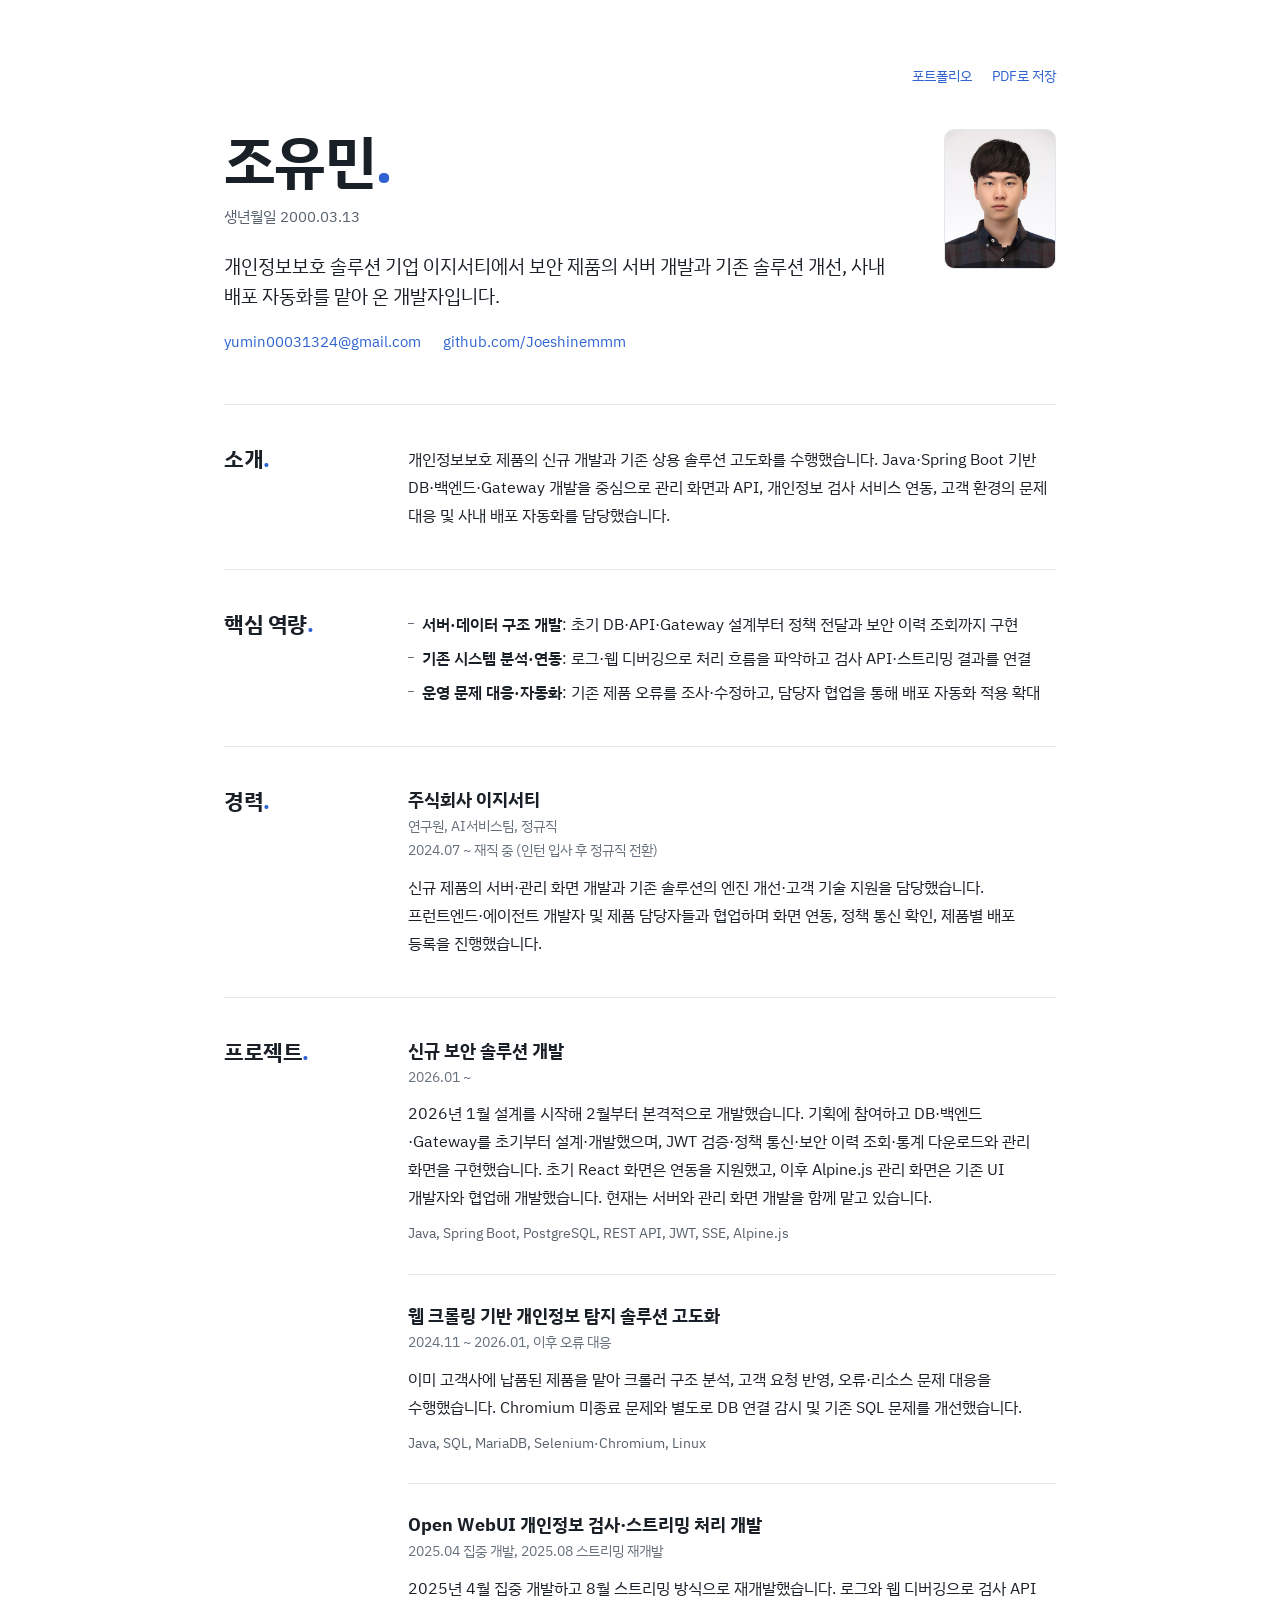
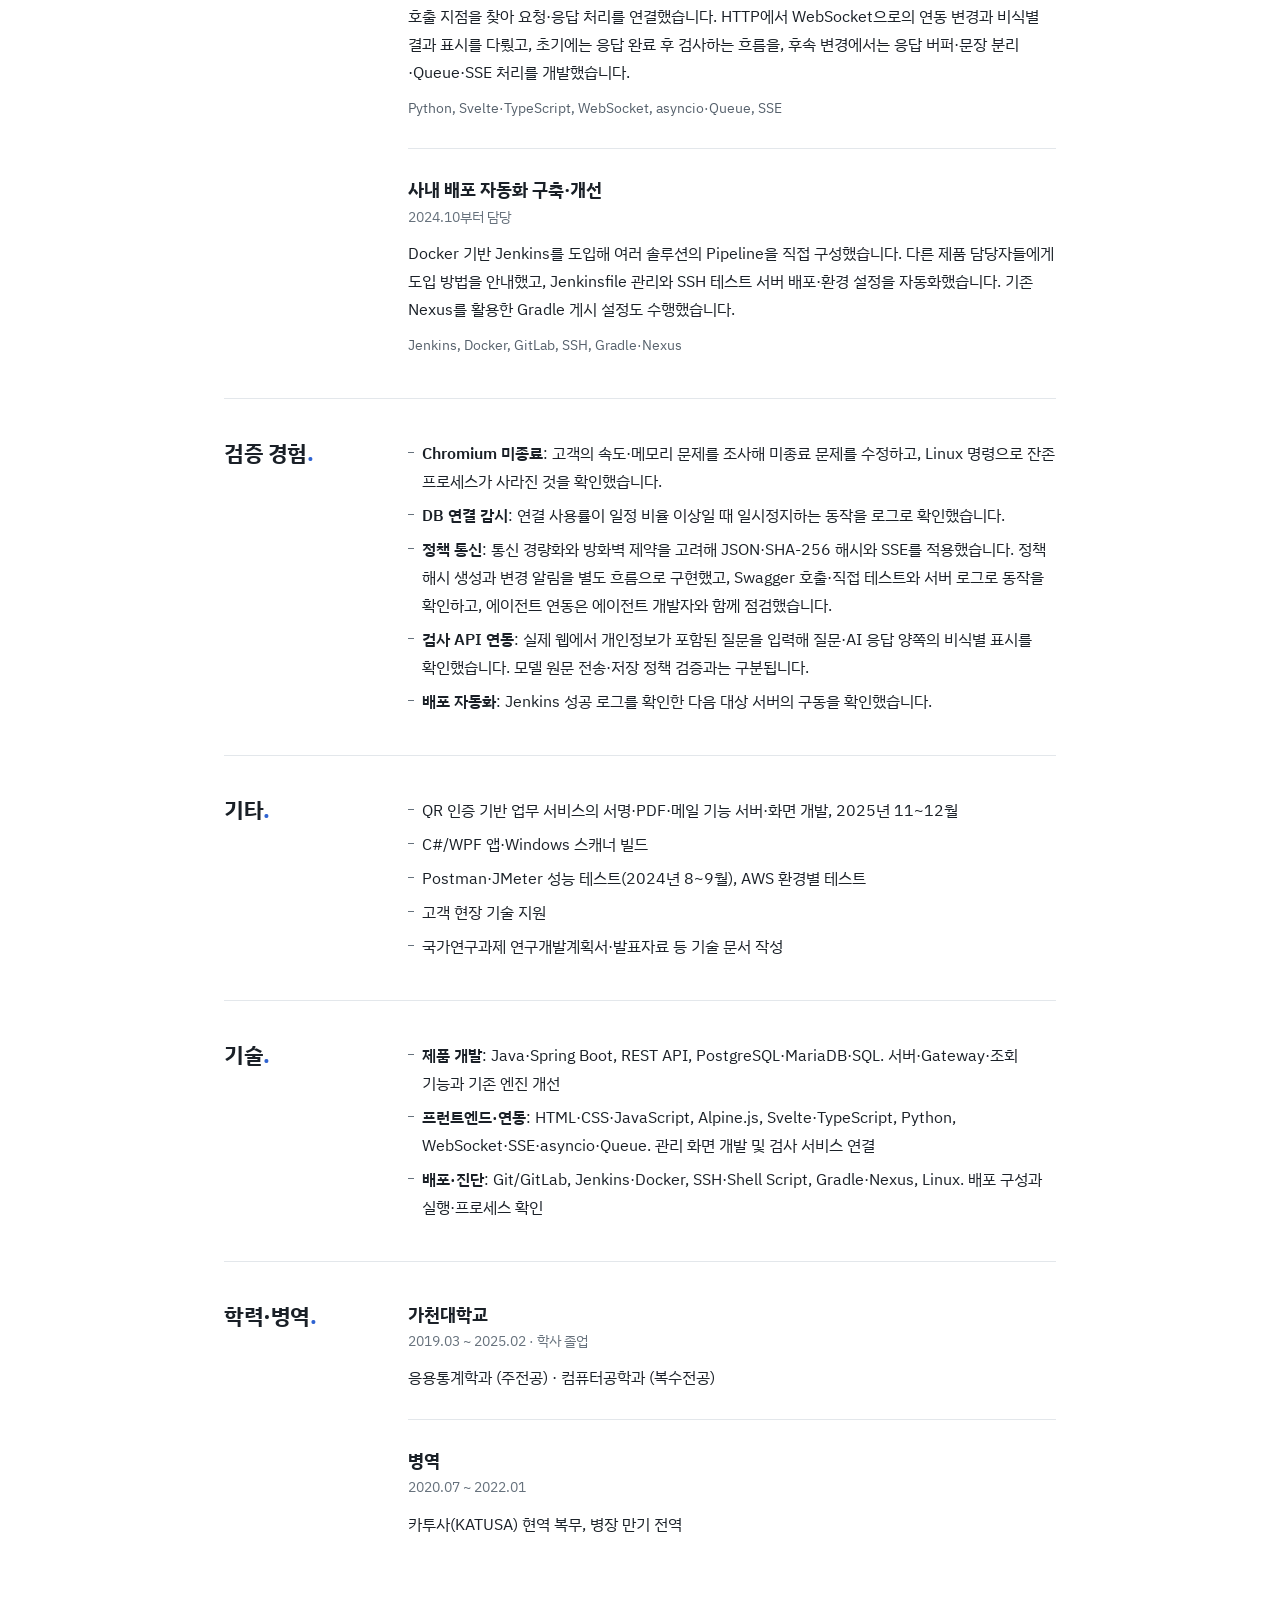
<file: resume.html>
<!doctype html>
<html lang="ko">
<head>
  <meta charset="utf-8">
  <meta name="viewport" content="width=device-width, initial-scale=1">
  <title>조유민 — 이력서</title>
  <meta name="description" content="개발자 조유민의 이력서">
  <meta property="og:type" content="website">
  <meta property="og:title" content="조유민 — 이력서">
  <meta property="og:description" content="개발자 조유민의 이력서">
  <meta property="og:url" content="https://joeshinemmm.github.io/resume.html">
  <meta property="og:image" content="https://joeshinemmm.github.io/assets/og-image.png">
  <meta property="og:image:width" content="1200">
  <meta property="og:image:height" content="630">
  <meta property="og:image:alt" content="조유민 · 백엔드 개발자">
  <meta name="twitter:card" content="summary_large_image">
  <link rel="canonical" href="https://joeshinemmm.github.io/resume.html">
  <link rel="icon" href="assets/favicon.svg" type="image/svg+xml">
  <link rel="preconnect" href="https://fonts.googleapis.com">
  <link rel="preconnect" href="https://fonts.gstatic.com" crossorigin>
  <link rel="stylesheet" href="https://fonts.googleapis.com/css2?family=IBM+Plex+Sans+KR:wght@400;500;600;700&display=swap">
  <link rel="stylesheet" href="assets/style.css?v=20261102a">
</head>
<body class="theme-light">

  <main class="resume">
    <div class="resume-top no-print">
      <a href="index.html">포트폴리오</a>
      <button type="button" onclick="window.print()">PDF로 저장</button>
    </div>

    <header class="r-head">
      <div class="r-id">
      <h1>조유민<span class="dot">.</span></h1>
      <p class="birth">생년월일 2000.03.13</p>
      <p class="intro">개인정보보호 솔루션 기업 이지서티에서 보안 제품의 서버 개발과 기존 솔루션 개선, 사내 배포 자동화를 맡아 온 개발자입니다.</p>
      <p class="links"><a href="mailto:yumin00031324@gmail.com">yumin00031324@gmail.com</a><a href="https://github.com/Joeshinemmm">github.com/Joeshinemmm</a></p>
      </div>
      <img class="r-photo" src="assets/profile.jpg" alt="조유민 프로필 사진" width="400" height="500">
    </header>

    <section class="r-section">
      <h2>소개<span class="dot">.</span></h2>
      <div class="r-body">
        <p>개인정보보호 제품의 신규 개발과 기존 상용 솔루션 고도화를 수행했습니다. Java·Spring Boot 기반 DB·백엔드·Gateway 개발을 중심으로 관리 화면과 API, 개인정보 검사 서비스 연동, 고객 환경의 문제 대응 및 사내 배포 자동화를 담당했습니다.</p>
      </div>
    </section>

    <section class="r-section">
      <h2>핵심 역량<span class="dot">.</span></h2>
      <div class="r-body">
        <ul class="dash">
          <li><strong>서버·데이터 구조 개발</strong>: 초기 DB·API·Gateway 설계부터 정책 전달과 보안 이력 조회까지 구현</li>
          <li><strong>기존 시스템 분석·연동</strong>: 로그·웹 디버깅으로 처리 흐름을 파악하고 검사 API·스트리밍 결과를 연결</li>
          <li><strong>운영 문제 대응·자동화</strong>: 기존 제품 오류를 조사·수정하고, 담당자 협업을 통해 배포 자동화 적용 확대</li>
        </ul>
      </div>
    </section>

    <section class="r-section">
      <h2>경력<span class="dot">.</span></h2>
      <div class="r-body">
        <div class="r-item">
          <h3>주식회사 이지서티</h3>
          <p class="when">연구원, AI서비스팀, 정규직<br>2024.07 ~ 재직 중 (인턴 입사 후 정규직 전환)</p>
          <p>신규 제품의 서버·관리 화면 개발과 기존 솔루션의 엔진 개선·고객 기술 지원을 담당했습니다. 프런트엔드·에이전트 개발자 및 제품 담당자들과 협업하며 화면 연동, 정책 통신 확인, 제품별 배포 등록을 진행했습니다.</p>
        </div>
      </div>
    </section>

    <section class="r-section">
      <h2>프로젝트<span class="dot">.</span></h2>
      <div class="r-body">
        <div class="r-item">
          <h3>신규 보안 솔루션 개발</h3>
          <p class="when">2026.01 ~</p>
          <p>2026년 1월 설계를 시작해 2월부터 본격적으로 개발했습니다. 기획에 참여하고 DB·백엔드·Gateway를 초기부터 설계·개발했으며, JWT 검증·정책 통신·보안 이력 조회·통계 다운로드와 관리 화면을 구현했습니다. 초기 React 화면은 연동을 지원했고, 이후 Alpine.js 관리 화면은 기존 UI 개발자와 협업해 개발했습니다. 현재는 서버와 관리 화면 개발을 함께 맡고 있습니다.</p>
          <p class="stack">Java, Spring Boot, PostgreSQL, REST API, JWT, SSE, Alpine.js</p>
        </div>
        <div class="r-item">
          <h3>웹 크롤링 기반 개인정보 탐지 솔루션 고도화</h3>
          <p class="when">2024.11 ~ 2026.01, 이후 오류 대응</p>
          <p>이미 고객사에 납품된 제품을 맡아 크롤러 구조 분석, 고객 요청 반영, 오류·리소스 문제 대응을 수행했습니다. Chromium 미종료 문제와 별도로 DB 연결 감시 및 기존 SQL 문제를 개선했습니다.</p>
          <p class="stack">Java, SQL, MariaDB, Selenium·Chromium, Linux</p>
        </div>
        <div class="r-item">
          <h3>Open WebUI 개인정보 검사·스트리밍 처리 개발</h3>
          <p class="when">2025.04 집중 개발, 2025.08 스트리밍 재개발</p>
          <p>2025년 4월 집중 개발하고 8월 스트리밍 방식으로 재개발했습니다. 로그와 웹 디버깅으로 검사 API 호출 지점을 찾아 요청·응답 처리를 연결했습니다. HTTP에서 WebSocket으로의 연동 변경과 비식별 결과 표시를 다뤘고, 초기에는 응답 완료 후 검사하는 흐름을, 후속 변경에서는 응답 버퍼·문장 분리·Queue·SSE 처리를 개발했습니다.</p>
          <p class="stack">Python, Svelte·TypeScript, WebSocket, asyncio·Queue, SSE</p>
        </div>
        <div class="r-item">
          <h3>사내 배포 자동화 구축·개선</h3>
          <p class="when">2024.10부터 담당</p>
          <p>Docker 기반 Jenkins를 도입해 여러 솔루션의 Pipeline을 직접 구성했습니다. 다른 제품 담당자들에게 도입 방법을 안내했고, Jenkinsfile 관리와 SSH 테스트 서버 배포·환경 설정을 자동화했습니다. 기존 Nexus를 활용한 Gradle 게시 설정도 수행했습니다.</p>
          <p class="stack">Jenkins, Docker, GitLab, SSH, Gradle·Nexus</p>
        </div>
      </div>
    </section>

    <section class="r-section">
      <h2>검증 경험<span class="dot">.</span></h2>
      <div class="r-body">
        <ul class="dash">
          <li><strong>Chromium 미종료</strong>: 고객의 속도·메모리 문제를 조사해 미종료 문제를 수정하고, Linux 명령으로 잔존 프로세스가 사라진 것을 확인했습니다.</li>
          <li><strong>DB 연결 감시</strong>: 연결 사용률이 일정 비율 이상일 때 일시정지하는 동작을 로그로 확인했습니다.</li>
          <li><strong>정책 통신</strong>: 통신 경량화와 방화벽 제약을 고려해 JSON·SHA-256 해시와 SSE를 적용했습니다. 정책 해시 생성과 변경 알림을 별도 흐름으로 구현했고, Swagger 호출·직접 테스트와 서버 로그로 동작을 확인하고, 에이전트 연동은 에이전트 개발자와 함께 점검했습니다.</li>
          <li><strong>검사 API 연동</strong>: 실제 웹에서 개인정보가 포함된 질문을 입력해 질문·AI 응답 양쪽의 비식별 표시를 확인했습니다. 모델 원문 전송·저장 정책 검증과는 구분됩니다.</li>
          <li><strong>배포 자동화</strong>: Jenkins 성공 로그를 확인한 다음 대상 서버의 구동을 확인했습니다.</li>
        </ul>
      </div>
    </section>

    <section class="r-section">
      <h2>기타<span class="dot">.</span></h2>
      <div class="r-body">
        <ul class="dash">
          <li>QR 인증 기반 업무 서비스의 서명·PDF·메일 기능 서버·화면 개발, 2025년 11~12월</li>
          <li>C#/WPF 앱·Windows 스캐너 빌드</li>
          <li>Postman·JMeter 성능 테스트(2024년 8~9월), AWS 환경별 테스트</li>
          <li>고객 현장 기술 지원</li>
          <li>국가연구과제 연구개발계획서·발표자료 등 기술 문서 작성</li>
        </ul>
      </div>
    </section>

    <section class="r-section">
      <h2>기술<span class="dot">.</span></h2>
      <div class="r-body">
        <ul class="dash">
          <li><strong>제품 개발</strong>: Java·Spring Boot, REST API, PostgreSQL·MariaDB·SQL. 서버·Gateway·조회 기능과 기존 엔진 개선</li>
          <li><strong>프런트엔드·연동</strong>: HTML·CSS·JavaScript, Alpine.js, Svelte·TypeScript, Python, WebSocket·SSE·asyncio·Queue. 관리 화면 개발 및 검사 서비스 연결</li>
          <li><strong>배포·진단</strong>: Git/GitLab, Jenkins·Docker, SSH·Shell Script, Gradle·Nexus, Linux. 배포 구성과 실행·프로세스 확인</li>
        </ul>
      </div>
    </section>

    <section class="r-section">
      <h2>학력·병역<span class="dot">.</span></h2>
      <div class="r-body">
        <div class="r-item">
          <h3>가천대학교</h3>
          <p class="when">2019.03 ~ 2025.02 · 학사 졸업</p>
          <p>응용통계학과 (주전공) · 컴퓨터공학과 (복수전공)</p>
        </div>
        <div class="r-item">
          <h3>병역</h3>
          <p class="when">2020.07 ~ 2022.01</p>
          <p>카투사(KATUSA) 현역 복무, 병장 만기 전역</p>
        </div>
      </div>
    </section>
  </main>
</body>
</html>
</file>
<file: assets/site.css>
/* 조유민 포트폴리오 · 2026-11-11
   흰·검 기술 도면 느낌의 긴 페이지에 사례 독과 별빛 검은 섹션을 섞은 디자인.
   참고한 사이트의 코드·문구·이미지는 쓰지 않았다. 이력서(resume.html)는 style.css를 계속 쓴다. */

:root {
  --paper: #f7f7f5;
  --paper-2: #ededea;
  --ink: #0c0d10;
  --ink-2: #2b2e35;
  --grey: #6a6f78;
  --line: #d4d5d8;
  --space: #111214;
  --space-2: #191a1f;
  --space-card: #17181c;
  --on-space: #e8ecf3;
  --on-space-2: #a7b0c0;
  --line-space: rgba(232, 236, 243, 0.14);
  --ice: #a9c8ff;
  --ice-2: #6f9bff;
  --chrome: linear-gradient(180deg, #ffffff 0%, #dfe6f2 30%, #8e9bb2 48%, #f3f6fb 60%, #b7cdf5 78%, #ffffff 100%);
  --chrome-tile: linear-gradient(160deg, #fdfdff 0%, #c9d2e1 34%, #8f9cb4 52%, #eef2f9 68%, #aec4ee 100%);
  --sans: "IBM Plex Sans KR", "Apple SD Gothic Neo", "Malgun Gothic", sans-serif;
  --mono: "IBM Plex Mono", ui-monospace, "SFMono-Regular", Consolas, monospace;
  --maxw: 1280px;
  --gutter: clamp(20px, 4vw, 56px);
  --nav-h: 64px;
  --ease: cubic-bezier(0.16, 1, 0.3, 1);
}

*, *::before, *::after { box-sizing: border-box; }
html { scroll-padding-top: calc(var(--nav-h) + 16px); overflow-x: clip; }
@media (prefers-reduced-motion: no-preference) { html { scroll-behavior: smooth; } }
body { margin: 0; overflow-x: clip; background: var(--paper); color: var(--ink); font: 400 16px/1.75 var(--sans); word-break: keep-all; overflow-wrap: break-word; -webkit-font-smoothing: antialiased; }
img { display: block; max-width: 100%; height: auto; }
a { color: inherit; text-decoration-thickness: 1px; text-underline-offset: 0.2em; }
p { margin: 0; }
:focus-visible { outline: 2px solid var(--ice-2); outline-offset: 3px; }
.container { width: 100%; max-width: var(--maxw); margin-inline: auto; padding-inline: var(--gutter); }
.nowrap { white-space: nowrap; }

/* 작은 고정폭 라벨 */
.clock, .hud, .tile-face, .t-when, .case-meta, .case-index a::before, h2[data-count]::before { font-family: var(--mono); }

.skip { position: absolute; left: 16px; top: -100px; z-index: 600; padding: 8px 16px; background: var(--ink); color: var(--paper); text-decoration: none; }
.skip:focus-visible { top: 16px; }

/* 상단 바: 흰·검 어디서나 보이게 반전 혼합 */
.nav { position: fixed; inset: 0 0 auto 0; z-index: 300; color: #fff; mix-blend-mode: difference; }
.nav .container { display: flex; align-items: center; gap: 24px; min-height: var(--nav-h); max-width: none; }
.brand { font-weight: 700; font-size: 15px; letter-spacing: -0.01em; text-decoration: none; white-space: nowrap; }
.nav nav { margin-inline: auto; min-width: 0; }
.nav ul { display: flex; gap: 28px; margin: 0; padding: 0; list-style: none; }
.nav a.link { display: inline-flex; align-items: center; min-height: 40px; font-size: 13px; font-weight: 500; text-decoration: none; white-space: nowrap; border-bottom: 1px solid transparent; }
.nav a.link:hover, .nav a.link.is-active { border-bottom-color: currentColor; }
.clock { margin: 0; font-size: 11px; line-height: 1.3; text-align: right; white-space: nowrap; letter-spacing: 0.04em; }
.clock span { display: block; opacity: 0.7; }
html:not(.js) .clock, html:not(.js) .hud { display: none; }

/* 별빛 배경 */
.space { position: relative; isolation: isolate; background-color: var(--space); color: var(--on-space);
  background-image:
    radial-gradient(1px 1px at 23px 41px, rgba(255,255,255,0.9) 50%, transparent 52%),
    radial-gradient(1px 1px at 151px 97px, rgba(255,255,255,0.6) 50%, transparent 52%),
    radial-gradient(1.4px 1.4px at 263px 183px, rgba(214,228,255,0.85) 50%, transparent 52%),
    radial-gradient(1px 1px at 87px 251px, rgba(255,255,255,0.5) 50%, transparent 52%),
    radial-gradient(1.8px 1.8px at 331px 29px, rgba(255,255,255,0.9) 50%, transparent 52%),
    radial-gradient(1px 1px at 211px 311px, rgba(190,210,255,0.7) 50%, transparent 52%);
  background-size: 367px 341px, 419px 383px, 523px 479px, 307px 293px, 641px 563px, 467px 433px; }
.space::before { content: ""; position: absolute; inset: 0; z-index: -1; pointer-events: none;
  background-image:
    radial-gradient(2px 2px at 70px 120px, #fff 45%, transparent 55%),
    radial-gradient(2.4px 2.4px at 420px 60px, #dce8ff 45%, transparent 55%),
    radial-gradient(2px 2px at 260px 400px, #fff 45%, transparent 55%),
    radial-gradient(14px 14px at 70px 120px, rgba(169,200,255,0.18), transparent 70%),
    radial-gradient(18px 18px at 420px 60px, rgba(169,200,255,0.16), transparent 70%);
  background-size: 977px 839px, 1213px 1009px, 1471px 1163px, 977px 839px, 1213px 1009px; }
@media (prefers-reduced-motion: no-preference) {
  .space::before { animation: twinkle 5s ease-in-out infinite alternate; }
}
@keyframes twinkle { from { opacity: 0.35; } to { opacity: 1; } }

/* 크롬 글자 */
.chrome { background: var(--chrome); background-size: 100% 1.12em; -webkit-background-clip: text; background-clip: text; color: transparent; filter: drop-shadow(0 0 18px rgba(169, 200, 255, 0.18)); }

/* 섹션 제목: 밑줄 기호와 위첨자 개수 */
.section { padding-block: 128px; }
.section h2 { position: relative; display: inline-block; margin: 0 0 56px; padding-right: 1.9em; font-size: clamp(40px, 6vw, 84px); line-height: 1; font-weight: 600; letter-spacing: -0.035em; }
.section h2::after { content: "_"; }
.section h2.tail { padding-right: 0; }
h2[data-count]::before { content: "(" attr(data-count) ")"; position: absolute; right: 0; top: 0.1em; font-size: 13px; font-weight: 500; letter-spacing: 0.02em; line-height: 1; }
h3 { margin: 0; }

/* 첫 화면 */
.hero { min-height: 100svh; display: flex; }
.hero-grid { display: grid; grid-template-columns: minmax(0, 7fr) minmax(0, 5fr); grid-template-rows: auto auto auto auto; column-gap: clamp(32px, 5vw, 80px); align-content: center; padding-top: calc(var(--nav-h) + 48px); padding-bottom: 48px; }
.hero-text { display: contents; }
/* 제목은 컨테이너 폭 전체에 두 줄: 둘째 줄이 글자 크기의 약 18.6배라 19로 나눈다 */
.hero h1 { grid-column: 1 / -1; grid-row: 1; margin: 0; max-width: none; font-size: min(64px, calc((min(100vw, var(--maxw)) - 2 * var(--gutter)) / 19)); line-height: 1.14; font-weight: 700; letter-spacing: -0.035em; }
.hero h1 .ph { display: block; white-space: nowrap; }
.hero .lead { grid-column: 1; grid-row: 2; margin-top: 40px; max-width: 40em; color: var(--on-space-2); font-size: 16px; }
.hero .links { grid-column: 1; grid-row: 3; align-self: start; display: flex; flex-wrap: wrap; gap: 8px 28px; margin-top: 24px; font-family: var(--mono); font-size: 14px; }
.hero .links a { color: var(--on-space); text-decoration-color: rgba(169, 200, 255, 0.5); }
.hero .links a:hover { color: var(--ice); text-decoration-color: var(--ice); }

/* 독 */
.dock { grid-column: 1 / -1; grid-row: 4; justify-self: center; display: flex; align-items: flex-end; gap: 14px; margin-top: 72px; padding: 12px 16px 10px; border: 1px solid rgba(255,255,255,0.14); border-radius: 26px; background: rgba(255,255,255,0.06); -webkit-backdrop-filter: blur(14px); backdrop-filter: blur(14px); }
.tile { display: grid; justify-items: center; gap: 8px; width: 112px; text-decoration: none; color: var(--on-space-2); }
.tile-face { display: grid; place-items: center; width: 64px; height: 64px; border-radius: 18px; background: var(--chrome-tile); color: #1b2233; font-size: 20px; font-weight: 500; letter-spacing: -0.02em; box-shadow: inset 0 1px 0 rgba(255,255,255,0.9), inset 0 -2px 6px rgba(40, 60, 100, 0.35), 0 8px 18px rgba(0,0,0,0.45); transform-origin: 50% 100%; transition: transform 240ms var(--ease); }
.tile-name { font-size: 11px; line-height: 1.35; text-align: center; transition: color 200ms var(--ease); }
.tile:hover .tile-face, .tile:focus-visible .tile-face { transform: translateY(-10px) scale(1.18); }
.tile:hover .tile-name, .tile:focus-visible .tile-name { color: var(--on-space); }
.tile:active .tile-face { transform: translateY(-6px) scale(1.1); }
.tile:focus-visible { outline: none; }
.tile:focus-visible .tile-face { outline: 2px solid var(--ice); outline-offset: 3px; }

/* 경력: 연도 | 업무 */
.career { border-top: 1px solid var(--ink); }
.career-head { display: flex; flex-wrap: wrap; justify-content: space-between; align-items: baseline; gap: 8px 24px; padding-top: 24px; }
.career-head h3 { font-size: clamp(24px, 2.4vw, 32px); font-weight: 600; letter-spacing: -0.02em; }
.tenure { font-family: var(--mono); font-size: 14px; color: var(--ink-2); }
.role { margin-top: 6px; color: var(--grey); font-size: 14px; }
.sum { margin-top: 16px; max-width: 48em; }
.timeline { margin: 40px 0 0; padding: 0; list-style: none; border-top: 1px solid var(--line); }
.timeline li { display: grid; grid-template-columns: 13rem minmax(0, 1fr) auto; gap: 16px; align-items: baseline; padding: 14px 0; border-bottom: 1px solid var(--line); }
.t-when { font-size: 13px; color: var(--grey); white-space: nowrap; }
.t-when::after { content: "|"; margin-left: 14px; color: var(--line); }
.t-what a { font-weight: 600; text-decoration: none; }
.t-what a:hover { text-decoration: underline; }
.timeline li.now .t-what a { color: var(--ice-2); }
.t-role { font-size: 13px; color: var(--grey); text-align: right; white-space: nowrap; }
.edu { display: flex; flex-wrap: wrap; gap: 4px 16px; margin-top: 24px; font-size: 14px; color: var(--ink-2); }
.edu span { font-weight: 600; color: var(--ink); }

/* 사례: 왼쪽 목차, 둥근 카드 */
.cases-layout { display: grid; grid-template-columns: 220px minmax(0, 1fr); gap: clamp(24px, 4vw, 56px); align-items: start; }
.case-index { position: sticky; top: calc(var(--nav-h) + 32px); }
.case-index ol { margin: 0; padding: 0; list-style: none; counter-reset: toc; display: grid; gap: 6px; }
.case-index li { counter-increment: toc; }
.case-index a { display: grid; grid-template-columns: 2.4em minmax(0, 1fr); gap: 8px; padding: 10px 14px; border-radius: 14px; font-size: 14px; line-height: 1.4; text-decoration: none; color: var(--on-space-2); transition: background-color 200ms var(--ease), color 200ms var(--ease); }
.case-index a::before { content: counter(toc, decimal-leading-zero); font-size: 12px; padding-top: 0.15em; }
.case-index a:hover { color: var(--on-space); }
.case-index a.is-current { color: var(--on-space); background: rgba(255, 255, 255, 0.06); }
.case-index a.is-current::before { color: var(--ice); }
#cases .cases { counter-reset: case; display: grid; gap: 20px; }
.case { counter-increment: case; display: grid; grid-template-columns: minmax(0, 5fr) minmax(0, 7fr); grid-template-areas: "lead lead" "head context" "facets facets" "tags tags" "more more"; column-gap: clamp(24px, 4vw, 56px); row-gap: 28px; padding: clamp(28px, 3.4vw, 44px); border: 1px solid var(--line-space); border-radius: 28px; background: var(--space-card); }
.case:last-child { padding-bottom: clamp(28px, 3.4vw, 44px); }
.case-head { grid-area: head; }
.case-lead { grid-area: lead; display: grid; grid-template-columns: auto minmax(0, 1fr); column-gap: 24px; align-items: baseline; margin: 0; padding-bottom: 24px; border-bottom: 1px solid var(--line-space); }
.case-lead::before { content: counter(case, decimal-leading-zero); grid-row: 1 / span 2; font-family: var(--mono); font-size: 56px; line-height: 0.9; letter-spacing: -0.06em; background: var(--chrome); -webkit-background-clip: text; background-clip: text; color: transparent; }
.case-lead strong { display: block; font-size: clamp(22px, 2.2vw, 30px); line-height: 1.35; font-weight: 700; letter-spacing: -0.025em; color: var(--on-space); }
.case-lead .how { display: block; margin-top: 8px; font-size: 14px; color: var(--on-space-2); }
.case { transition: border-color 400ms var(--ease), box-shadow 400ms var(--ease); }
.case.is-flash { border-color: rgba(169, 200, 255, 0.7); box-shadow: 0 0 0 4px rgba(169, 200, 255, 0.12); }
.case-head h3 { font-size: clamp(18px, 1.5vw, 21px); line-height: 1.3; font-weight: 600; letter-spacing: -0.02em; }
.case-meta { display: flex; flex-wrap: wrap; gap: 4px 12px; margin-top: 12px; font-size: 12px; color: var(--on-space-2); }
.case-meta .sep { width: 1px; background: var(--line-space); }
.context { grid-area: context; align-self: start; font-size: clamp(17px, 1.45vw, 21px); line-height: 1.55; font-weight: 500; letter-spacing: -0.02em; color: var(--on-space); }
.facets { grid-area: facets; display: grid; grid-template-columns: minmax(0, 3fr) minmax(0, 4fr) minmax(0, 3fr); gap: 24px; align-self: start; }
.facet h4, .more h4 { margin: 0 0 10px; padding-bottom: 8px; border-bottom: 1px solid var(--line-space); font-size: 12px; font-weight: 500; letter-spacing: 0.02em; color: var(--on-space-2); }
.facet.key h4 { color: var(--ice); border-bottom-color: rgba(169, 200, 255, 0.5); }
.facet p { font-size: 15px; color: var(--on-space); }
.tags { grid-area: tags; display: flex; flex-wrap: wrap; gap: 8px; margin: 0; }
.tags span { padding: 3px 12px; border: 1px solid var(--line-space); border-radius: 999px; font-size: 12px; color: var(--on-space-2); }
.case details { grid-area: more; border-top: 1px solid var(--line-space); }
.case summary { display: inline-flex; align-items: center; gap: 10px; min-height: 44px; font-size: 13px; font-weight: 500; cursor: pointer; list-style: none; color: var(--on-space); }
.case summary::-webkit-details-marker { display: none; }
.case summary::before { content: "+"; display: grid; place-items: center; width: 22px; height: 22px; border: 1px solid var(--line-space); border-radius: 50%; font-family: var(--mono); transition: transform 200ms var(--ease); }
.case details[open] summary::before { transform: rotate(45deg); }
.case summary:hover { color: var(--ice); }
.more { display: grid; grid-template-columns: repeat(2, minmax(0, 1fr)); gap: 24px 32px; padding: 8px 0 24px; }
.more > div:has(ul), .more > div:has(.flow) { grid-column: 1 / -1; }
.more p, .more li { font-size: 15px; color: var(--on-space); }
.more ul { margin: 0; padding-left: 20px; }
.more li + li { margin-top: 8px; }
.more b { color: var(--ice); font-weight: 600; }
.flow > div + div { margin-top: 12px; }
.flow .lane { font-size: 12px; color: var(--on-space-2); }
.flow ol { display: flex; flex-wrap: wrap; align-items: center; gap: 8px; margin: 6px 0 0; padding: 0; list-style: none; }
.flow li { font-size: 13px; }
.flow li:not(.arrow) { padding: 4px 12px; border: 1px solid var(--line-space); border-radius: 999px; background: var(--space-2); }
.flow li.end { border-color: rgba(169, 200, 255, 0.55); color: var(--ice); }
.flow .arrow { color: var(--on-space-2); }
.flow .note { margin-top: 12px; font-size: 13px; color: var(--on-space-2); }

/* 스크롤하면 밝아지는 문장: 스크립트가 단어를 나눈 뒤에만 흐려진다 */
.lit-word { transition: opacity 240ms var(--ease); }
.js [data-lit].is-split .lit-word { opacity: 0.22; }
.js [data-lit].is-split .lit-word.on { opacity: 1; }

/* 기술: 앱 아이콘 타일 */
.skills { border-top: 1px solid var(--ink); }
.skill { display: grid; grid-template-columns: minmax(0, 3fr) minmax(0, 9fr); gap: 16px 32px; padding: 32px 0; border-bottom: 1px solid var(--line); }
.skill h3 { font-size: 18px; font-weight: 600; letter-spacing: -0.01em; }
.chips { display: flex; flex-wrap: wrap; gap: 20px 14px; margin: 0; padding: 0; list-style: none; }
.chip { display: grid; justify-items: center; align-content: start; gap: 8px; width: 84px; font-size: 12px; line-height: 1.35; text-align: center; color: var(--ink-2); }
.chip i:not(.ico-generic) { display: grid; place-items: center; width: 56px; height: 56px; border-radius: 16px; background: var(--chrome-tile); box-shadow: inset 0 1px 0 rgba(255,255,255,0.95), inset 0 -2px 6px rgba(40, 60, 100, 0.25), 0 6px 14px rgba(12, 13, 16, 0.12); }
.chip i img { width: 28px; height: 28px; }
.chip:not(:has(img)) { width: auto; align-self: center; padding: 6px 14px; border: 1px solid var(--line); border-radius: 999px; background: #fff; }
.chip i.ico-generic { display: none; }
.used { grid-column: 2; font-size: 14px; color: var(--grey); }

/* 그 밖의 경험 */
.others { border-top: 1px solid var(--ink); }
.other { display: grid; grid-template-columns: minmax(0, 3fr) minmax(0, 9fr); gap: 8px 32px; padding: 28px 0; border-bottom: 1px solid var(--line); }
.other h3 { font-size: 18px; font-weight: 600; letter-spacing: -0.01em; }
.other p { max-width: 52em; color: var(--ink-2); }

/* 연락 */
.contact { padding-bottom: 96px; }
.contact p:not(.links) { max-width: 30em; font-size: clamp(20px, 2.2vw, 30px); line-height: 1.5; font-weight: 600; letter-spacing: -0.02em; color: var(--on-space); }
.contact .links { display: flex; flex-wrap: wrap; gap: 12px 40px; margin-top: 40px; }
.contact .links a { font-size: clamp(18px, 1.8vw, 24px); line-height: 1.5; font-weight: 500; letter-spacing: -0.01em; text-decoration: none; background: var(--chrome); -webkit-background-clip: text; background-clip: text; color: transparent; }
.contact .links a:hover { text-decoration: underline; text-decoration-color: var(--ice); text-decoration-thickness: 2px; }
.footer { padding-bottom: 72px; }
.footer .container { display: flex; flex-wrap: wrap; justify-content: space-between; gap: 8px 24px; padding-top: 20px; border-top: 1px solid var(--line-space); font-family: var(--mono); font-size: 12px; color: var(--on-space-2); }

/* 하단 고정 정보줄 */
.hud { position: fixed; inset: auto 0 0 0; z-index: 250; display: flex; justify-content: space-between; padding: 10px var(--gutter); font-size: 11px; letter-spacing: 0.06em; color: #fff; mix-blend-mode: difference; pointer-events: none; }
.hud b { font-weight: 500; }

/* 화면 폭별 */
@media (max-width: 960px) {
  .hero-grid { grid-template-columns: minmax(0, 1fr); padding-top: calc(var(--nav-h) + 56px); }
  .hero h1, .hero .lead, .hero .links, .dock { grid-column: 1; grid-row: auto; }
  .hero h1 { font-size: clamp(30px, 8vw, 44px); }
  .hero h1 .ph { white-space: normal; text-wrap: balance; }
  .cases-layout { grid-template-columns: minmax(0, 1fr); }
  .case-index { display: none; }
  .dock { justify-self: stretch; overflow-x: auto; justify-content: flex-start; }
  .tile { width: 96px; flex-shrink: 0; }
  .case { grid-template-columns: minmax(0, 1fr); grid-template-areas: "lead" "head" "context" "facets" "tags" "more"; }
  .case-lead::before { font-size: 44px; }
  .facets { grid-template-columns: minmax(0, 1fr); }
  .more { grid-template-columns: minmax(0, 1fr); }
  .skill, .other { grid-template-columns: minmax(0, 1fr); }
  .used { grid-column: 1; }
}
@media (max-width: 640px) {
  .nav .container { flex-wrap: wrap; gap: 0 16px; padding-block: 8px; }
  .nav nav { order: 3; flex-basis: 100%; margin: 0; overflow-x: auto; scrollbar-width: none; }
  .nav ul { gap: 18px; }
  .clock { margin-left: auto; }
  html { scroll-padding-top: 112px; }
  .hero-grid { padding-top: 128px; }
  .section { padding-block: 88px; }
  .timeline li { grid-template-columns: minmax(0, 1fr); gap: 2px; }
  .t-when::after { content: none; }
  .t-role { text-align: left; }
  .hud span:last-child { display: none; }
}
@media (prefers-reduced-motion: reduce) {
  .tile-face, .tile-name, .case summary::before, .case-index a, .lit-word, .case { transition: none; }
  .js [data-lit].is-split .lit-word { opacity: 1; }
  .tile:hover .tile-face, .tile:focus-visible .tile-face, .tile:active .tile-face { transform: none; }
}
</file>
<file: assets/style.css>
/* 조유민 포트폴리오 · 로컬 시안 (2026-10-28 2차)
   정체성: '주요 개발' — 강조는 히어로 아래 주요 개발 한 곳에만 쓴다. */

:root {
  --font: "IBM Plex Sans KR", "Apple SD Gothic Neo", "Malgun Gothic", sans-serif;
  --maxw: 1040px;
  --measure: 720px;
  --gutter: 24px;
}

/* 포트폴리오: 슬레이트 다크 */
.theme-dark {
  --bg: #1a2027;      /* Slate */
  --panel: #212932;   /* Panel */
  --rule: #2e3843;    /* Rule */
  --text: #e7ecf0;    /* Paper */
  --muted: #9aa6b2;   /* Fog */
  --faint: #8794a0;
  --accent: #7aa7ff;  /* Verified Blue: 신호 단어·강조·링크 */
  --accent-weak: rgba(122, 167, 255, 0.1);
  --accent-line: rgba(122, 167, 255, 0.32);
}

/* 이력서: 종이 */
.theme-light {
  --bg: #ffffff;
  --panel: #f5f7f9;
  --rule: #e3e7eb;
  --text: #1a2027;
  --muted: #56616c;
  --faint: #66717c;
  --accent: #2f63d1;
  --accent-weak: rgba(47, 99, 209, 0.08);
  --accent-line: rgba(47, 99, 209, 0.28);
}

* { box-sizing: border-box; }
html { scroll-padding-top: 72px; }
@media (prefers-reduced-motion: no-preference) { html { scroll-behavior: smooth; } }
body {
  margin: 0;
  background: var(--bg);
  color: var(--text);
  font-family: var(--font);
  font-size: 16px;
  line-height: 1.75;
  word-break: keep-all;
  overflow-wrap: anywhere;
  font-variant-numeric: tabular-nums;
  -webkit-font-smoothing: antialiased;
}
a { color: var(--accent); text-decoration: none; }
a:hover { text-decoration: underline; text-underline-offset: 3px; }
:focus-visible { outline: 2px solid var(--accent); outline-offset: 3px; border-radius: 3px; }
h1, h2, h3, h4, p, ul, ol { margin: 0; }
ul, ol { padding: 0; list-style: none; }

.container { max-width: var(--maxw); margin: 0 auto; padding: 0 var(--gutter); }
.skip { position: absolute; left: -999px; }
.skip:focus { left: 16px; top: 8px; z-index: 50; background: var(--panel); padding: 6px 12px; }

/* 상단 메뉴 */
.nav { position: sticky; top: 0; z-index: 20; background: var(--bg); border-bottom: 1px solid var(--rule); }
.nav .container { display: flex; align-items: center; gap: 24px; height: 60px; }
.nav .brand { color: var(--text); font-weight: 700; white-space: nowrap; }
.nav .brand:hover { text-decoration: none; }
.nav nav { min-width: 0; margin-left: auto; }
.nav ul { display: flex; gap: 22px; overflow-x: auto; scrollbar-width: none; }
.nav ul::-webkit-scrollbar { display: none; }
.nav a.link { color: var(--muted); font-size: 15px; white-space: nowrap; }
.nav a.link:hover { color: var(--text); text-decoration: none; }

/* 섹션 */
.section { padding: 88px 0; border-top: 1px solid var(--rule); }
.section > .container > h2 { font-size: 26px; line-height: 1.35; font-weight: 700; margin-bottom: 36px; }

/* 히어로 */
.hero { padding: 96px 0 0; }
.hero h1 { font-size: clamp(30px, 4.2vw, 44px); line-height: 1.32; font-weight: 700; letter-spacing: -0.02em; max-width: 880px; }
.hero .lead { color: var(--muted); max-width: var(--measure); margin-top: 22px; font-size: 17px; }
.links { display: flex; flex-wrap: wrap; gap: 8px 22px; margin-top: 18px; font-size: 15px; }

/* 주요 개발 — 페이지의 유일한 강조 */
.ledger { margin: 64px 0 96px; }
.ledger h2 { font-size: 15px; font-weight: 600; color: var(--muted); margin-bottom: 14px; }
.ledger ol { border-top: 1px solid var(--accent-line); }
.ledger li { display: grid; grid-template-columns: 28px minmax(0, 1fr) auto; gap: 14px; align-items: baseline; padding: 18px 0; border-bottom: 1px solid var(--rule); }
.ledger .what { display: grid; gap: 2px; }
.ledger .what strong { font-size: clamp(17px, 2vw, 20px); line-height: 1.5; font-weight: 600; }
.ledger .how { color: var(--muted); font-size: 15px; line-height: 1.6; }
.ledger .where { font-size: 14px; white-space: nowrap; }
.ledger li:hover .mark, .ledger li:focus-within .mark { box-shadow: 0 0 0 4px var(--bg), 0 0 0 8px var(--accent-line); }
.ledger li:hover .where, .ledger li:focus-within .where { transform: translateX(3px); }

/* 경력 */
.career-head { display: flex; flex-wrap: wrap; justify-content: space-between; align-items: baseline; gap: 6px 24px; }
.career-head h3 { font-size: 22px; font-weight: 700; }
.career-head .tenure { font-size: 15px; color: var(--text); }
.career-head .tenure span { color: var(--muted); }
.career .role { color: var(--muted); font-size: 15px; margin-top: 2px; }
.career .sum { margin-top: 14px; max-width: var(--measure); }
.career .edu { margin-top: 18px; color: var(--muted); font-size: 15px; }
.career .edu span { color: var(--text); font-weight: 600; margin-right: 10px; }
.timeline { margin-top: 28px; border-top: 1px solid var(--rule); }
.timeline li { display: grid; grid-template-columns: 170px minmax(0, 1fr) auto; gap: 16px; align-items: baseline; padding: 14px 0; border-bottom: 1px solid var(--rule); }
.t-when { color: var(--faint); font-size: 14px; }
.t-what a { color: var(--text); font-weight: 600; }
.t-what a:hover { color: var(--accent); }
.t-role { color: var(--muted); font-size: 14px; }

/* 사례 — 면(panel)을 쓰는 유일한 블록 */
.cases { display: grid; gap: 20px; }
.case { position: relative; background: var(--panel); border-radius: 10px; padding: 30px 32px; }
.case-head { display: flex; flex-wrap: wrap; justify-content: space-between; align-items: baseline; gap: 4px 20px; }
.case-head h3 { font-size: 21px; line-height: 1.4; font-weight: 700; }
.case-meta { color: var(--muted); font-size: 14px; white-space: nowrap; }
.case-meta .sep { display: inline-block; width: 1px; height: 11px; background: var(--rule); margin: 0 10px; vertical-align: -1px; }
.case .context { color: var(--muted); margin-top: 4px; font-size: 15px; }
.facets { display: grid; grid-template-columns: 1fr 1.35fr 1fr; gap: 28px; margin-top: 24px; padding-top: 22px; border-top: 1px solid var(--rule); }
.facet h4 { font-size: 13px; font-weight: 600; color: var(--faint); margin-bottom: 6px; }
.facet p { font-size: 15px; line-height: 1.7; color: var(--muted); }
.facet.key h4 { color: var(--accent); }
.facet.key p { color: var(--text); }
.tags { display: flex; flex-wrap: wrap; gap: 6px 14px; margin-top: 22px; font-size: 13px; color: var(--faint); }
.case details { margin-top: 20px; }
.case summary { cursor: pointer; color: var(--accent); font-size: 15px; font-weight: 500; list-style: none; display: inline-flex; align-items: center; gap: 8px; }
.case summary::-webkit-details-marker { display: none; }
.case summary::after { content: ""; width: 7px; height: 7px; border-right: 1.5px solid currentColor; border-bottom: 1.5px solid currentColor; transform: rotate(45deg) translateY(-2px); }
.case details[open] summary::after { transform: rotate(-135deg) translateY(-2px); }
.more { margin-top: 18px; display: grid; gap: 18px; max-width: 820px; font-size: 15px; }
.more h4 { font-size: 14px; font-weight: 600; margin-bottom: 4px; }
.more p, .more li { color: var(--muted); }
.more ul { display: grid; gap: 6px; }
.more li { padding-left: 14px; position: relative; }
.more li::before { content: ""; position: absolute; left: 0; top: 0.8em; width: 5px; height: 1px; background: var(--faint); }
.more li b { color: var(--text); font-weight: 600; }

/* 흐름도 */
.flow { display: grid; gap: 10px; margin-top: 4px; }
.flow ol { display: flex; flex-wrap: wrap; align-items: center; gap: 8px; }
.flow li { font-size: 14px; color: var(--text); border: 1px solid var(--rule); border-radius: 6px; padding: 6px 12px; background: var(--bg); }
.flow li.arrow { border: 0; background: none; padding: 0 2px; color: var(--faint); }
.flow li.end { border-color: var(--accent-line); color: var(--accent); }
.flow .lane { font-size: 13px; color: var(--faint); margin-bottom: 4px; }
.flow .note { font-size: 13px; color: var(--faint); }

/* 기술 */
.skills { border-top: 1px solid var(--rule); }
.skill { display: grid; grid-template-columns: 170px minmax(0, 1fr); gap: 16px; padding: 18px 0; border-bottom: 1px solid var(--rule); }
.skill h3 { font-size: 15px; font-weight: 600; padding-top: 4px; }
.chips { display: flex; flex-wrap: wrap; gap: 8px; }
.chip { display: inline-flex; align-items: center; gap: 7px; font-size: 14px; padding: 3px 11px 3px 4px; border-radius: 999px; border: 1px solid var(--rule); }
.chip i { flex: none; display: inline-grid; place-items: center; width: 20px; height: 20px; border-radius: 50%; background: #f4f6f9; font-size: 13px; line-height: 1; }
.chip i img { display: block; width: 14px; height: 14px; }
.chip i.ico-generic { background: transparent; border: 1px solid var(--rule); }
.chip i.ico-generic::before { content: ""; width: 5px; height: 5px; border-radius: 50%; background: var(--faint); }
.skill .used { grid-column: 2; color: var(--muted); font-size: 14px; margin-top: -6px; }

/* 그 밖의 경험 */
.others { border-top: 1px solid var(--rule); }
.other { display: grid; grid-template-columns: 170px minmax(0, 1fr); gap: 16px; padding: 18px 0; border-bottom: 1px solid var(--rule); }
.other h3 { font-size: 15px; font-weight: 600; }
.other p { color: var(--muted); font-size: 15px; }

/* 연락 */
.contact p { max-width: var(--measure); color: var(--muted); }
.contact .links { font-size: 17px; margin-top: 16px; }
.footer { padding: 32px 0 48px; color: var(--faint); font-size: 13px; border-top: 1px solid var(--rule); }
.footer .container { display: flex; flex-wrap: wrap; gap: 4px 24px; }

/* 이력서 페이지 */
.resume { max-width: 880px; margin: 0 auto; padding: 64px var(--gutter) 96px; }
.resume-top { display: flex; justify-content: flex-end; gap: 20px; font-size: 14px; margin-bottom: 40px; }
.resume-top button { font: inherit; font-size: 14px; color: var(--accent); background: none; border: 0; padding: 0; cursor: pointer; }
.resume-top button:hover { text-decoration: underline; text-underline-offset: 3px; }
.resume h1 { font-size: clamp(40px, 7vw, 58px); line-height: 1.1; font-weight: 700; letter-spacing: -0.03em; }
.dot { color: var(--accent); }
.resume .intro { font-size: 19px; line-height: 1.6; margin-top: 20px; max-width: var(--measure); }
.resume .links { color: var(--muted); }
.r-head { display: grid; grid-template-columns: minmax(0, 1fr) auto; gap: 32px; align-items: start; }
.r-id { min-width: 0; }
.resume .birth { margin-top: 12px; font-size: 15px; color: var(--muted); }
.r-photo { width: 112px; height: 140px; object-fit: cover; border-radius: 10px; border: 1px solid var(--rule); }
.r-section { display: grid; grid-template-columns: 160px minmax(0, 1fr); gap: 24px; padding: 40px 0; border-top: 1px solid var(--rule); }
.r-section:first-of-type { margin-top: 48px; }
.r-section > h2 { font-size: 22px; font-weight: 700; letter-spacing: -0.02em; line-height: 1.3; }
.r-body p + p { margin-top: 8px; }
.r-body ul.dash li { position: relative; padding-left: 14px; }
.r-body ul.dash li + li { margin-top: 6px; }
.r-body ul.dash li::before { content: ""; position: absolute; left: 0; top: 0.85em; width: 6px; height: 1px; background: var(--faint); }
.r-item + .r-item { margin-top: 28px; padding-top: 28px; border-top: 1px solid var(--rule); }
.r-item h3 { font-size: 18px; font-weight: 700; line-height: 1.4; }
.r-item .when { color: var(--faint); font-size: 14px; margin: 2px 0 10px; }
.r-item .stack { color: var(--muted); font-size: 14px; margin-top: 10px; }
.r-body strong { font-weight: 600; }

/* 반응형 */
@media (max-width: 860px) {
  .facets { grid-template-columns: 1fr; gap: 16px; }
  .timeline li { grid-template-columns: 1fr auto; gap: 2px 12px; }
  .t-when { grid-column: 1 / -1; }
}
@media (max-width: 640px) {
  :root { --gutter: 16px; }
  .nav .container { gap: 16px; }
  .nav ul { gap: 12px; }
  .hero { padding-top: 56px; }
  .ledger { margin: 44px 0 64px; }
  .ledger li { grid-template-columns: 24px minmax(0, 1fr); }
  .ledger .where { grid-column: 2; white-space: normal; }
  .section { padding: 60px 0; }
  .section > .container > h2 { font-size: 23px; margin-bottom: 24px; }
  .case { padding: 22px 20px; }
  .skill, .other { grid-template-columns: 1fr; gap: 8px; }
  .skill .used { grid-column: 1; margin-top: 0; }
  .resume { padding-top: 40px; }
  .r-head { gap: 20px; }
  .r-photo { width: 84px; height: 105px; }
  .r-section { grid-template-columns: 1fr; gap: 12px; padding: 32px 0; }
}
@media (max-width: 374px) {
  .nav .container { gap: 12px; }
  .nav ul { gap: 10px; }
  .nav a.link { font-size: 14px; }
}

/* 인쇄 (이력서 PDF 저장용) */
@media print {
  @page { size: A4; margin: 16mm 14mm; }
  .no-print { display: none !important; }
  body { font-size: 10.5pt; line-height: 1.55; background: #fff; color: #111; }
  a { color: #111; }
  .resume { padding: 0; max-width: none; }
  .resume h1 { font-size: 30pt; }
  .resume .intro { font-size: 12pt; }
  .resume .birth { font-size: 10.5pt; margin-top: 6pt; }
  .r-photo { width: 26mm; height: 32.5mm; border-radius: 2mm; }
  .r-section { grid-template-columns: 110px minmax(0, 1fr); padding: 14pt 0; break-inside: avoid-page; }
  .r-section > h2 { font-size: 14pt; }
  .r-item { break-inside: avoid; }
  .r-item + .r-item { margin-top: 12pt; padding-top: 12pt; }
}

/* ───────── 모션 (2026-10-28) ─────────
   한 번의 연출(첫 화면 파이프라인)과 사용자 조작에 반응하는 움직임만 쓴다.
   .motion 클래스는 동작 줄이기 설정이 꺼져 있을 때만 붙는다. JS가 없으면 모든 내용이 그대로 보인다. */

/* 주요 개발: 파이프라인 노드 */
.ledger ol { position: relative; }
.ledger ol::before { content: ""; position: absolute; left: 13px; top: 30px; bottom: 30px; width: 2px; background: var(--accent-line); transform-origin: top; }
.ledger li { align-items: start; position: relative; }
.ledger .mark { display: block; width: 12px; height: 12px; margin: 9px 0 0 8px; border-radius: 50%; background: var(--accent); box-shadow: 0 0 0 4px var(--bg); position: relative; z-index: 1; }

/* 메뉴 현재 위치 */
.nav a.link.is-active { color: var(--text); box-shadow: inset 0 -2px 0 var(--accent); }

/* 사례 도착 표시: 링크로 이동해 온 카드의 테두리에 신호가 한 번 돈다 */
@property --sweep { syntax: '<angle>'; inherits: false; initial-value: 0deg; }
.case::after { content: ""; position: absolute; inset: 0; border-radius: inherit; padding: 2px; pointer-events: none; opacity: 0;
  background: conic-gradient(var(--accent) var(--sweep), transparent 0);
  -webkit-mask: linear-gradient(#000 0 0) content-box, linear-gradient(#000 0 0); -webkit-mask-composite: xor; mask-composite: exclude; }

/* 경력 타임라인: 첫 경력(아래)에서 현재(위)로 이어지는 선 */
.timeline { position: relative; padding-left: 20px; }
.timeline::before, .timeline::after { content: ""; position: absolute; left: 0; top: 0; bottom: 0; width: 2px; background: var(--rule); }
.timeline::after { background: var(--accent); transform-origin: bottom; }
.timeline li { position: relative; }
.timeline li::before { content: ""; position: absolute; left: -24px; top: 23px; width: 10px; height: 10px; border-radius: 50%; background: var(--accent); box-shadow: 0 0 0 3px var(--bg); }
.timeline li.now::after { content: ""; position: absolute; left: -27px; top: 20px; width: 16px; height: 16px; box-sizing: border-box; border-radius: 50%; border: 2px solid var(--accent); opacity: 0; }

/* 첫 화면: 사진과 신호 단어. 이름 옆 체크 표시는 장식(aria-hidden)이다. */
.hero-top { display: grid; grid-template-columns: minmax(0, 1fr) auto; gap: 56px; align-items: center; }
.portrait { position: relative; margin: 0; width: 212px; height: 262px; padding: 6px; }
.portrait img { display: block; width: 200px; height: 250px; object-fit: cover; border-radius: 12px; }
.portrait .frame { position: absolute; inset: 0; width: 100%; height: 100%; overflow: visible; }
.portrait .frame rect { fill: none; stroke: var(--accent); stroke-width: 1.5; }
.hero .nowrap { white-space: nowrap; }
.hero .kw { position: relative; color: var(--accent); }
.hero .kw::after { content: ""; position: absolute; left: 0; right: 0; bottom: 0.02em; height: 2px; background: var(--accent); clip-path: inset(0 100% 0 0); }
.hero .tick { display: inline-block; width: 0.5em; height: 0.5em; margin: 0 0.06em 0 0.08em; vertical-align: 0.6em; overflow: visible; }
.hero .tick circle { fill: var(--accent); }
.hero .tick path { fill: none; stroke: var(--bg); stroke-width: 2.4; stroke-linecap: round; stroke-linejoin: round; }
@media (max-width: 860px) {
  .timeline li::before { top: 21px; }
  .timeline li.now::after { top: 18px; }
  .hero-top { gap: 32px; }
  .portrait { width: 164px; height: 202px; padding: 5px; }
  .portrait img { width: 154px; height: 192px; border-radius: 10px; }
  .portrait .frame rect { stroke-width: 1.9; }
}
@media (max-width: 640px) {
  .hero-top { grid-template-columns: minmax(0, 1fr); gap: 24px; }
  .portrait { order: -1; width: 124px; height: 152px; padding: 4px; }
  .portrait img { width: 116px; height: 144px; border-radius: 9px; }
  .portrait .frame rect { stroke-width: 2.5; }
}

/* 페이지 전환 */
@view-transition { navigation: auto; }
.nav .brand, .resume h1 { view-transition-name: who; }

@media (prefers-reduced-motion: no-preference) {
  .motion .hero h1 { animation: mo-reveal 900ms cubic-bezier(.2, .7, .2, 1) both; }
  .motion .hero .lead, .motion .hero .links { animation: mo-fade 700ms ease-out 300ms both; }
  /* 설계·연동·배포·검증·이름 순서의 신호. 이름의 체크 표시와 사진 테두리 완성은 같은 순간(2220ms)이다.
     체크 자리는 처음에 비어 있지 않고, 체크가 나타날 때 너비가 생기며 '입니다.'가 밀려난다. */
  .motion .hero .kw { animation: mo-kw 500ms ease-out var(--d, 0ms) both; }
  .motion .hero .kw::after { animation: mo-sweep 600ms cubic-bezier(.4, 0, .2, 1) var(--d, 0ms) both; }
  .motion .hero .tick { transform-origin: 50% 50%; animation: mo-tick-space 320ms cubic-bezier(.2, .7, .2, 1) 2220ms both, mo-pop 450ms cubic-bezier(.3, 1.6, .5, 1) 2220ms both; }
  .motion .portrait img { animation: mo-fade 700ms ease-out 200ms both; }
  .motion .portrait .frame rect { stroke-dasharray: 100; animation: mo-frame 1770ms cubic-bezier(.45, 0, .25, 1) 450ms both; }
  .motion .ledger ol::before { animation: mo-draw 1300ms cubic-bezier(.4, 0, .2, 1) 2270ms both; }
  .motion .ledger .mark { animation: mo-lit 600ms ease-out calc(2320ms + var(--i, 0) * 330ms) backwards; }

  /* 경력: 칸이 보이면 아래(첫 업무)에서 위(현재)로 한 번 그린다. is-armed·is-drawn은 motion.js가 붙인다. */
  .motion .timeline.is-armed::after { transform: scaleY(0); }
  .motion .timeline.is-armed li::before { background: var(--rule); }
  .motion .timeline.is-drawn::after { animation: mo-draw 1500ms cubic-bezier(.45, 0, .25, 1) 100ms both; }
  .motion .timeline.is-drawn li::before { animation: mo-node 400ms ease-out calc(150ms + var(--r, 0) * 270ms) both; }
  .motion .timeline.is-drawn li.now::after { animation: mo-ring 1400ms ease-out 1650ms 2 forwards; }

  :root { interpolate-size: allow-keywords; }
  .case details::details-content { block-size: 0; overflow: clip; transition: block-size 380ms cubic-bezier(.2, .7, .2, 1), content-visibility 380ms allow-discrete; }
  .case details[open]::details-content { block-size: auto; }
  .case details[open] .flow li:not(.arrow) { animation: mo-step 700ms ease-out calc(250ms + var(--i, 0) * 240ms) both; }
  .chip i { transition: transform 200ms ease-out; }
  .chip:hover i { transform: rotate(-8deg) scale(1.08); }

  /* 사례 도착 표시와 작은 반응: 화살표 회전, 메뉴 현재 위치 전환, 주요 개발 줄 호버 */
  .motion .case:target::after { animation: mo-arrive 1500ms cubic-bezier(.45, 0, .25, 1) 450ms both; }
  .case summary::after { transition: transform 380ms cubic-bezier(.2, .7, .2, 1); }
  .nav a.link { transition: color 200ms ease-out, box-shadow 250ms ease-out; }
  .ledger .mark { transition: box-shadow 250ms ease-out; }
  .ledger .where { transition: transform 250ms ease-out; }
}
@media (prefers-reduced-motion: reduce) {
  ::view-transition-group(*), ::view-transition-old(*), ::view-transition-new(*) { animation: none !important; }
}
@keyframes mo-reveal { from { clip-path: inset(0 0 100% 0); transform: translateY(16px); } to { clip-path: inset(0 0 0 0); transform: none; } }
@keyframes mo-fade { from { opacity: 0; transform: translateY(6px); } to { opacity: 1; transform: none; } }
@keyframes mo-draw { from { transform: scaleY(0); } to { transform: scaleY(1); } }
@keyframes mo-lit { 0% { background: var(--rule); box-shadow: 0 0 0 4px var(--bg); } 60% { background: var(--accent); box-shadow: 0 0 0 4px var(--bg), 0 0 0 9px var(--accent-weak); } 100% { background: var(--accent); box-shadow: 0 0 0 4px var(--bg); } }
@keyframes mo-kw { from { color: var(--text); } to { color: var(--accent); } }
@keyframes mo-sweep { 0% { clip-path: inset(0 100% 0 0); } 50% { clip-path: inset(0 0 0 0); } 100% { clip-path: inset(0 0 0 100%); } }
@keyframes mo-tick-space { from { width: 0; margin-left: 0; margin-right: 0; } }
@keyframes mo-pop { 0% { transform: scale(0); } 70% { transform: scale(1.18); } 100% { transform: scale(1); } }
@keyframes mo-frame { from { stroke-dashoffset: 100; } to { stroke-dashoffset: 0; } }
@keyframes mo-node { 0% { background: var(--rule); } 60% { background: var(--accent); box-shadow: 0 0 0 3px var(--bg), 0 0 0 7px var(--accent-weak); } 100% { background: var(--accent); box-shadow: 0 0 0 3px var(--bg); } }
@keyframes mo-arrive { 0% { --sweep: 0deg; opacity: 1; } 65% { --sweep: 360deg; opacity: 1; } 100% { --sweep: 360deg; opacity: 0; } }
@keyframes mo-ring { 0% { opacity: .9; transform: scale(.6); } 100% { opacity: 0; transform: scale(1.9); } }
@keyframes mo-step { 0% { border-color: var(--rule); } 45% { border-color: var(--accent); box-shadow: 0 0 0 4px var(--accent-weak); } 100% { box-shadow: 0 0 0 0 transparent; } }
</file>
